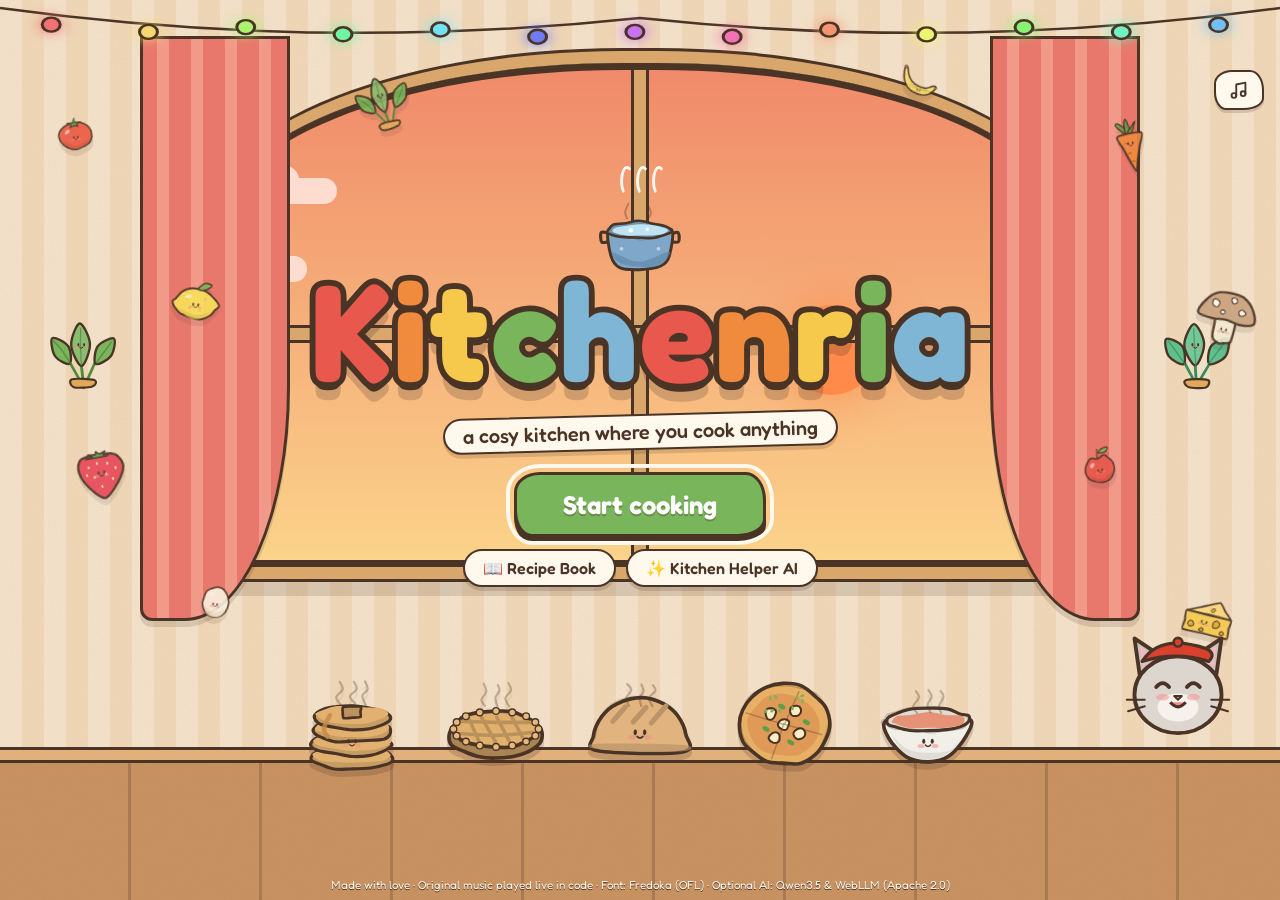
<file: game/index.html>
<!doctype html>
<html lang="en">
<head>
  <meta charset="utf-8">
  <meta name="viewport" content="width=device-width, initial-scale=1, viewport-fit=cover">
  <title>Kitchenria</title>
  <meta name="description" content="A cosy cooking game. Stack ingredients, squish, chop, whisk, fry and bake them, then serve your dish to the critic.">
  <meta name="theme-color" content="#f6ead6">
  <link rel="stylesheet" href="css/main.css">
  <script type="module" src="js/main.js"></script>
</head>
<body>
  <a class="skip-link" href="#table" data-i18n="a11y.skip">Skip to the table</a>

  <!-- ===== top bar ===== -->
  <header class="topbar">
    <h1 class="logo">
      <svg viewBox="0 0 40 40" aria-hidden="true"><path d="M7 18 Q7 33 20 34 Q33 33 33 18 Z" fill="#e8584c" stroke="#4a3426" stroke-width="2.4" stroke-linejoin="round"/><path d="M5 18 H35" stroke="#4a3426" stroke-width="2.6" stroke-linecap="round"/><path d="M15 13 q-2 -4 1 -8 M24 13 q-2 -4 1 -8" fill="none" stroke="#4a3426" stroke-width="2" stroke-linecap="round" opacity=".5"/></svg>
      <span data-i18n="app.title">Kitchenria</span>
    </h1>
    <span id="book-summary" class="book-summary" aria-live="polite"></span>
    <div class="top-actions">
      <button id="btn-hearts" class="icon-btn hearts-pill" type="button" data-i18n-attr="title:hearts.title">
        <span aria-hidden="true">♥</span> <span id="hearts-count">0</span>
      </button>
      <button id="btn-daily" class="icon-btn daily-btn" type="button">
        <svg viewBox="0 0 24 24" aria-hidden="true"><rect x="5" y="4" width="14" height="17" rx="2" stroke-width="2"/><path d="M8.5 9 h7 M8.5 12.5 h7 M8.5 16 h4" stroke-width="1.8"/><path class="tick" d="M13 16.5 l2 2 l4 -5" stroke-width="2.4"/></svg>
      </button>
      <button id="btn-ai" class="icon-btn ai-btn" type="button" data-i18n-attr="title:ai.title">
        <svg viewBox="0 0 24 24" aria-hidden="true"><path d="M12 3 l2 6 l6 2 l-6 2 l-2 6 l-2 -6 l-6 -2 l6 -2 z" stroke-width="2"/><path d="M19 3 v4 M17 5 h4" stroke-width="1.6"/></svg>
        <span id="ai-status" class="ai-status">AI</span>
      </button>
      <button id="btn-book" class="icon-btn" type="button" data-i18n-attr="aria-label:top.book;title:top.book">
        <svg viewBox="0 0 24 24" aria-hidden="true"><path d="M4 5 q4 -2 8 1 q4 -3 8 -1 v13 q-4 -2 -8 1 q-4 -3 -8 -1 z" stroke-width="2"/><path d="M12 6 v13" stroke-width="1.8"/></svg>
        <span class="btn-label" data-i18n="top.book">Recipe Book</span>
      </button>
      <button id="btn-clear" class="icon-btn" type="button" data-i18n-attr="title:top.clearHint;aria-label:top.clear">
        <svg viewBox="0 0 24 24" aria-hidden="true"><path d="M14 3 L10 11" stroke-width="2.2"/><path d="M6 12 h9 l2 8 h-13 z" stroke-width="2"/><path d="M8 16 v3 M11 16 v3 M14 16 v3" stroke-width="1.6"/></svg>
      </button>
      <button id="btn-sound" class="icon-btn" type="button" data-sound-menu aria-haspopup="dialog" aria-expanded="false" data-i18n-attr="aria-label:sound.title">
        <svg viewBox="0 0 24 24" aria-hidden="true"><path d="M4 9 h4 l5 -4 v14 l-5 -4 h-4 z" stroke-width="2"/><path class="wave" d="M16 9 q2 3 0 6 M18.5 7 q4 5 0 10" stroke-width="2"/><path class="cross" d="M16 9 l5 6 M21 9 l-5 6" stroke-width="2"/></svg>
      </button>
    </div>
  </header>

  <main class="layout">
    <!-- ===== kitchen scene: back wall + table ===== -->
    <section class="scene" aria-labelledby="table-title">
      <div class="wall">
        <div id="decor-lights" class="decor-lights" aria-hidden="true"></div>
        <div class="window-wrap" aria-hidden="true">
          <div id="window-slot" class="window-slot"></div>
          <div id="decor-sill" class="decor-sill"></div>
        </div>
        <div id="decor-frame" class="decor-frame" aria-hidden="true"></div>
        <div class="rail-wrap">
          <div id="rack" class="rack" role="group" data-i18n-attr="aria-label:rack.label"></div>
        </div>
        <div id="decor-hang" class="decor-hang" aria-hidden="true"></div>
      </div>
      <div id="visitor" class="visitor" hidden></div>

      <div id="appliances" class="appliances" role="group" data-i18n-attr="aria-label:appliances.label"></div>
      <h2 id="table-title" class="visually-hidden" data-i18n="table.label">Kitchen counter</h2>
      <div id="table" class="table" role="application" data-i18n-attr="aria-label:table.label">
        <p id="table-hint" class="table-hint">
          <span class="hint-big" data-i18n="table.empty">Welcome to your kitchen ✿</span>
          <span data-i18n="table.hint"></span>
        </p>
      </div>
      <div id="toasts" class="toasts" aria-live="polite"></div>
    </section>

    <!-- ===== pantry shelf (inventory) ===== -->
    <aside id="shelf" class="shelf" aria-labelledby="shelf-title">
      <div class="shelf-head">
        <button id="shelf-toggle" class="shelf-toggle" type="button" aria-expanded="true" aria-controls="shelf-body">
          <h2 id="shelf-title"><span data-i18n="shelf.title">Pantry</span></h2>
        </button>
        <div class="shelf-tools">
          <label class="search">
            <svg viewBox="0 0 24 24" aria-hidden="true"><circle cx="10" cy="10" r="6" stroke-width="2.2"/><path d="M15 15 L20 20" stroke-width="2.4"/></svg>
            <input id="shelf-search" type="search" autocomplete="off" data-i18n-attr="placeholder:shelf.search;aria-label:shelf.search">
          </label>
        </div>
      </div>
      <div id="shelf-body" class="shelf-body">
        <div id="shelf-tabs" class="filters" role="group" data-i18n-attr="aria-label:shelf.filter"></div>
        <div id="shelf-grid" class="shelf-grid"></div>
      </div>
    </aside>
  </main>

  <!-- the title screen (filled in by js/title.js) -->
  <section id="title" class="title" hidden aria-label="Kitchenria"></section>

  <!-- pop-up windows -->
  <dialog id="review" class="sheet review"></dialog>
  <dialog id="book" class="sheet book-dialog"></dialog>
  <dialog id="ai-panel" class="sheet ai-dialog"></dialog>
  <dialog id="decorate" class="sheet book-dialog"></dialog>

  <!-- floating layers -->
  <div id="drag-layer" class="drag-layer"></div>
  <div id="fx-layer" class="fx-layer" aria-hidden="true"></div>

  <div id="boot-error" class="boot-error" hidden>
    <p><strong>Oh no, the kitchen didn’t open.</strong></p>
    <p>This copy of the game only works from a website. To play straight from your computer, double-click the <em>index.html</em> in the main Kitchenria folder instead (the one next to README).</p>
  </div>
  <script data-web-only>
    // Opening this file straight from the Finder can't load the game's modules; explain kindly.
    if (location.protocol === 'file:') document.getElementById('boot-error').hidden = false;
  </script>
  <noscript><div class="boot-error"><p>Kitchenria needs JavaScript turned on.</p></div></noscript>
</body>
</html>
</file>
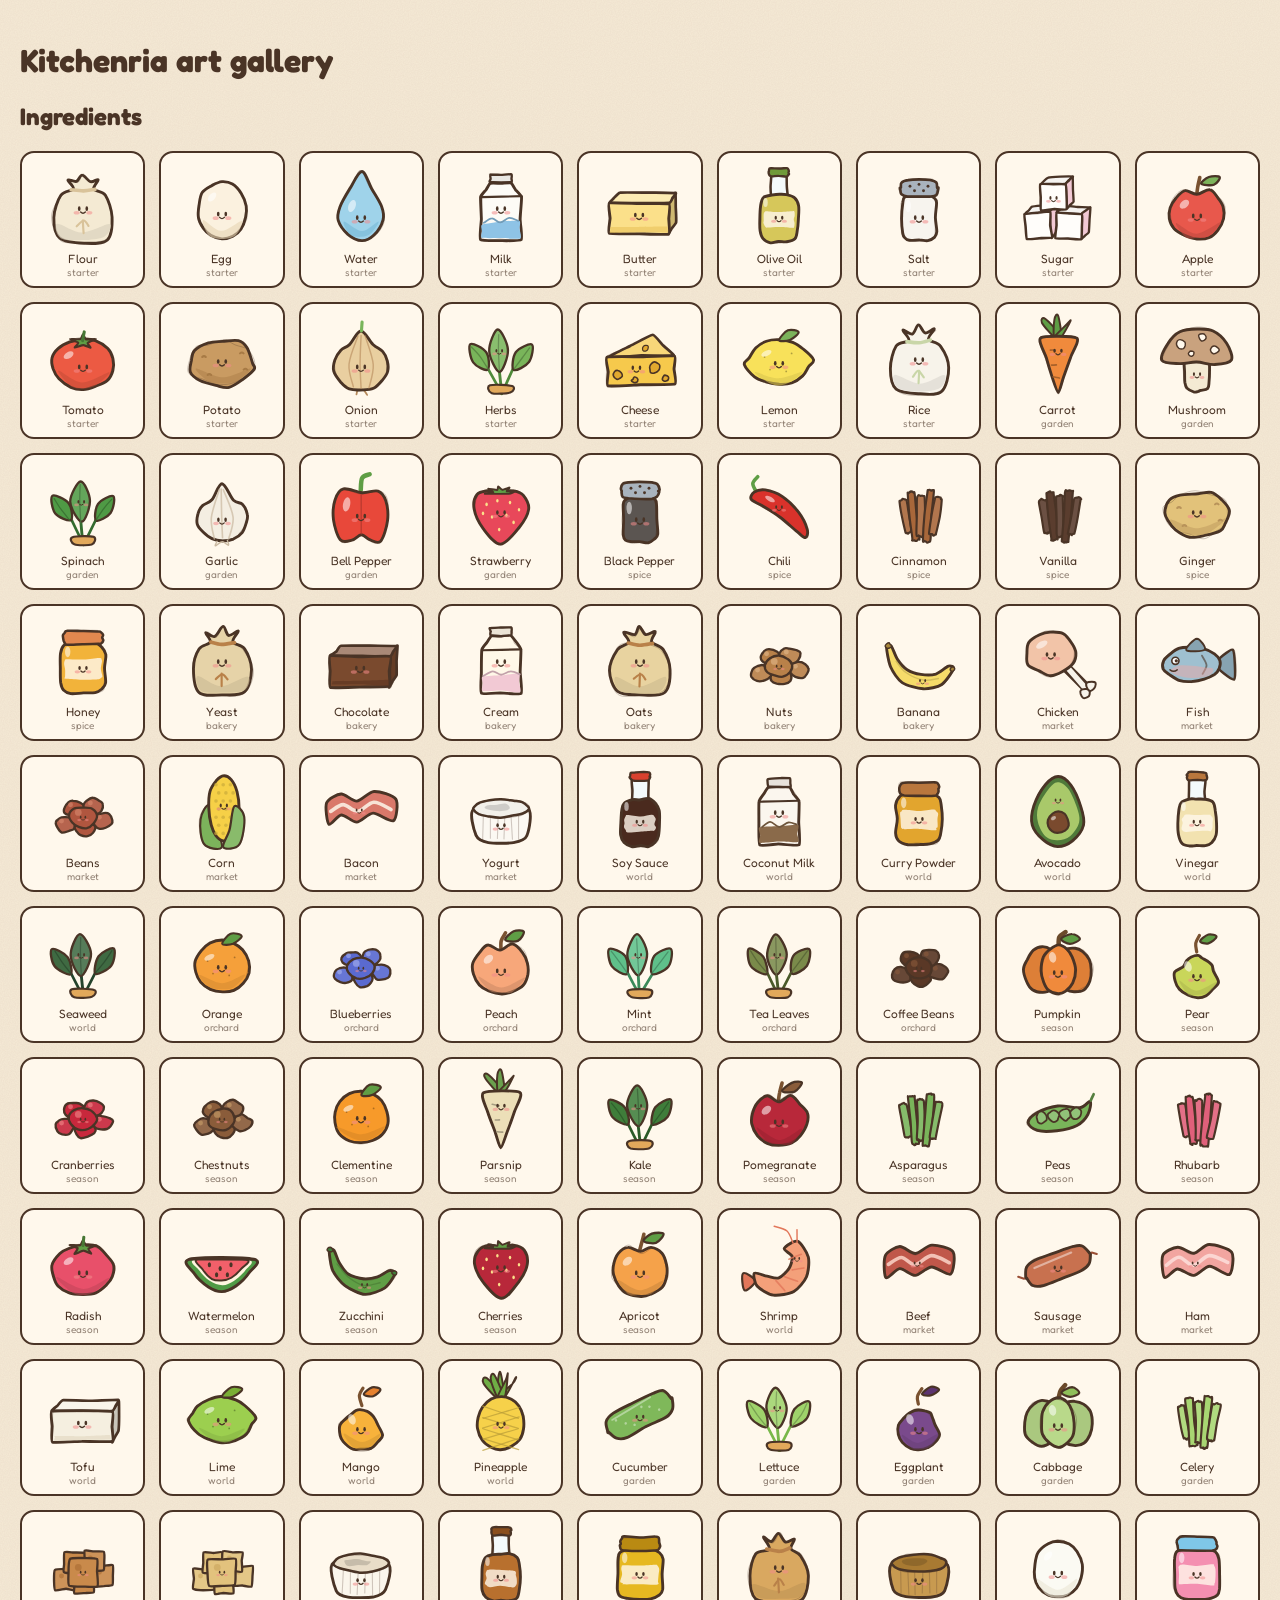
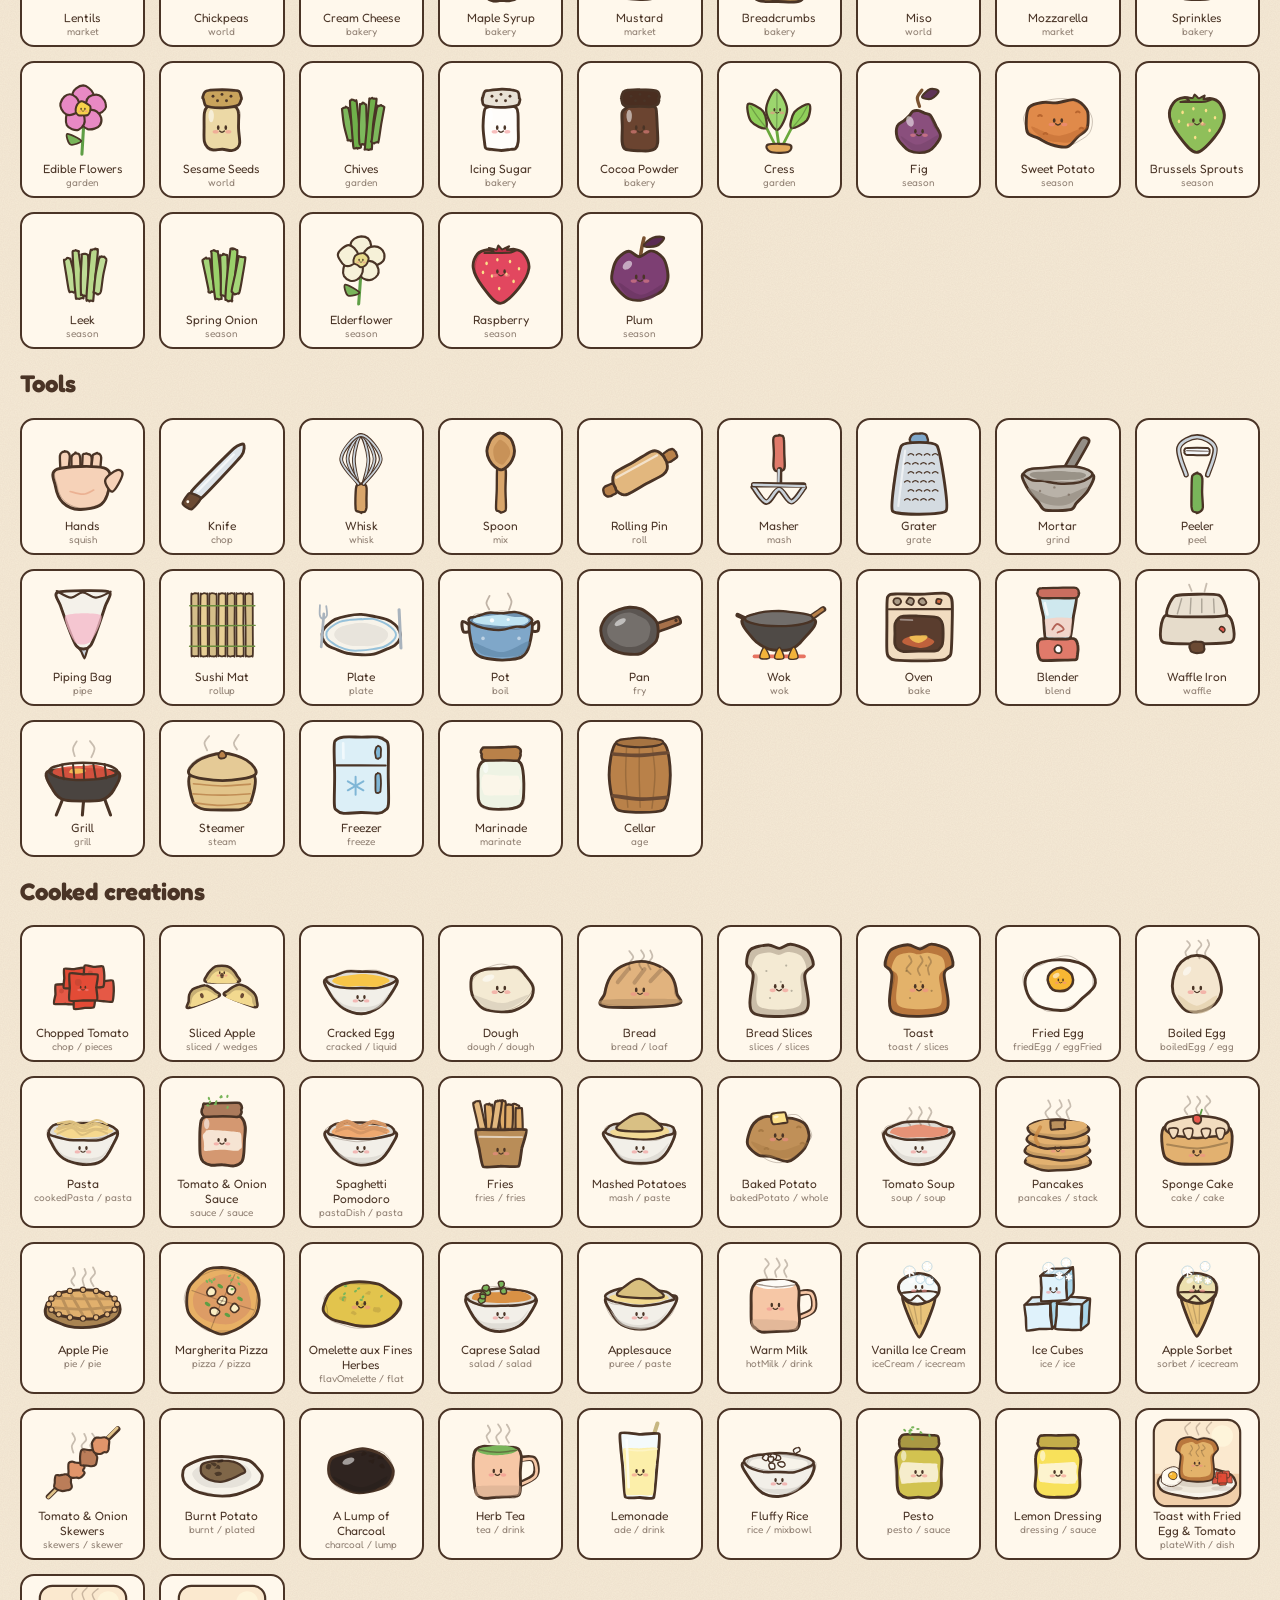
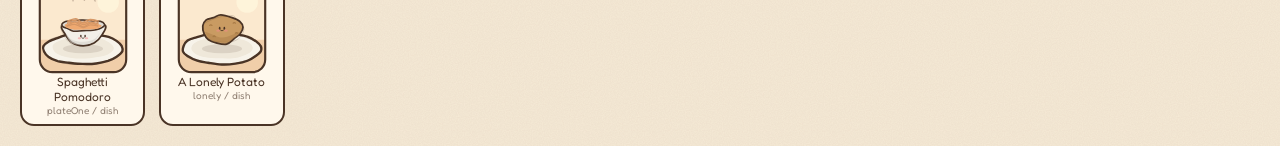
<file: dev/gallery.html>
<!doctype html>
<!-- Art preview: every ingredient and tool, plus a batch of cooked creations and plated dishes.
     Open it at  http://localhost:8123/dev/gallery.html  -->
<html lang="en">
<head>
  <meta charset="utf-8">
  <title>Kitchenria – art gallery</title>
  <link rel="stylesheet" href="../game/css/main.css">
  <style>
    body { display: block; overflow: auto; height: auto; padding: 20px; }
    .g { display: grid; grid-template-columns: repeat(auto-fill, minmax(120px, 1fr)); gap: 14px; }
    figure { margin: 0; background: var(--cream); border: 2px solid var(--ink); border-radius: 14px; padding: 8px; text-align: center; font-size: 12px; }
    figure .doodle { width: 90px; height: 90px; margin: auto; }
    small { display: block; opacity: .6; }
  </style>
</head>
<body>
  <h1>Kitchenria art gallery</h1>
  <h2>Ingredients</h2><div class="g" id="ing"></div>
  <h2>Tools</h2><div class="g" id="tools"></div>
  <h2>Cooked creations</h2><div class="g" id="made"></div>
  <script type="module">
    import { renderArt, renderArtRaw } from '../game/js/doodle.js';
    import { createEngine } from '../game/js/engine.js';
    import { setStrings, t, pick } from '../game/js/i18n.js';
    const get = (p) => fetch('../game/' + p).then((r) => r.json());
    const [ing, kit, sig, lang] = await Promise.all([get('data/ingredients.json'), get('data/kitchen.json'), get('data/signatures.json'), get('lang/en.json')]);
    setStrings(lang);
    const E = createEngine({ ingredients: ing.ingredients, signatures: sig.signatures, t, pick });
    const fig = (html, name, sub) => `<figure>${html}<figcaption>${name}<small>${sub}</small></figcaption></figure>`;
    document.getElementById('ing').innerHTML = ing.ingredients.map((g) => fig(renderArt(E.baseItem(g.id)), g.name, g.pack)).join('');
    document.getElementById('tools').innerHTML = [...kit.handTools, ...kit.appliances].map((tl) => fig(renderArtRaw(tl.art, tl.id, 'tool'), t('tool.' + tl.id), tl.op)).join('');
    const B = (id) => E.baseItem(id), C = (op, ...xs) => E.cook(op, xs.map((x) => (typeof x === 'string' ? B(x) : x)));
    const dough = C('mix', 'flour', 'water'), bread = C('bake', dough), pasta = C('boil', C('chop', C('mix', 'flour', 'egg')), 'water');
    const sauce = C('boil', C('chop', 'tomato'), 'onion', 'herbs');
    const list = [C('chop', 'tomato'), C('chop', 'apple'), C('chop', 'egg'), dough, bread, C('chop', bread), C('fry', C('chop', bread)), C('fry', 'egg'),
      C('boil', 'egg', 'water'), pasta, sauce, C('mix', pasta, sauce), C('fry', C('chop', 'potato'), 'oil'), C('mix', C('boil', 'potato', 'water'), 'butter'),
      C('bake', 'potato'), C('boil', 'tomato', 'onion', 'water'), C('fry', C('mix', 'flour', 'egg', 'milk')), C('bake', C('mix', 'flour', 'sugar', 'butter', 'egg', 'milk')),
      C('bake', C('mix', 'flour', 'butter'), C('chop', 'apple'), 'sugar'), C('bake', dough, sauce, C('chop', 'cheese')), C('fry', C('mix', 'egg', 'cheese', 'herbs')),
      C('mix', C('chop', 'tomato'), C('chop', 'cheese'), 'herbs'), C('blend', 'apple'), C('boil', 'milk'), C('freeze', 'milk', 'sugar'), C('freeze', 'water'),
      C('freeze', C('blend', 'apple')), C('grill', C('chop', 'tomato'), C('chop', 'onion')), C('fry', C('fry', C('fry', 'potato'))), C('fry', C('fry', C('fry', C('fry', 'potato')))),
      C('boil', 'herbs', 'water'), C('mix', 'lemon', 'water', 'sugar'), C('boil', 'rice', 'water'), C('grind', 'herbs', 'oil', 'cheese'), C('mix', 'oil', 'lemon', 'salt')];
    const plates = [E.plate([C('fry', 'egg'), C('fry', C('chop', bread)), C('chop', 'tomato')]), E.plate([C('mix', pasta, sauce)]), E.plate([B('potato')])];
    document.getElementById('made').innerHTML = list.concat(plates).map((it) => fig(renderArt(it), it.name, `${it.arch} / ${it.form}`)).join('');
  </script>
</body>
</html>
</file>
<file: game/css/main.css>
/* =====================================================================
   Kitchenria — main stylesheet
   Sections: 1 colours & base · 2 top bar · 3 layout · 4 wall · 5 table
             6 chips · 7 shelf · 8 toasts & sparkles · 9 animations
             10 small screens · 11 reduced motion
   ===================================================================== */

/* ---------- 1. colours & base ---------- */
@font-face {
  font-family: 'Fredoka';
  src: url('../fonts/fredoka.woff2') format('woff2');
  font-weight: 300 700;
  font-display: swap;
}

:root {
  --ink: #4a3426;          /* the "pen" colour for outlines and text */
  --ink-soft: rgba(74, 52, 38, 0.18);
  --paper: #f6ead6;
  --paper-2: #efdfc4;
  --cream: #fff8ec;
  --wood: #c99260;
  --wood-dark: #a8703f;
  --red: #e8584c;
  --green: #79b55a;
  --blue: #7fb6d6;
  --sun: #ffd45e;
  --chip: 96px;            /* size of things on the counter (table.js reads this) */
  --gold: #f2b33a;
  --tile: 78px;
  --radius-wobbly: 18px 14px 20px 12px / 14px 20px 12px 18px;
  --font: 'Fredoka', ui-rounded, 'SF Pro Rounded', 'Nunito', 'Segoe UI', system-ui, sans-serif;
  --text-scale: 1;
  /* paper grain, drawn by the browser (no image file needed) */
  --grain: url("data:image/svg+xml,%3Csvg xmlns='http://www.w3.org/2000/svg' width='180' height='180'%3E%3Cfilter id='n'%3E%3CfeTurbulence type='fractalNoise' baseFrequency='.85' numOctaves='2' stitchTiles='stitch'/%3E%3CfeColorMatrix values='0 0 0 0 .29 0 0 0 0 .2 0 0 0 0 .15 0 0 0 .09 0'/%3E%3C/filter%3E%3Crect width='100%25' height='100%25' filter='url(%23n)'/%3E%3C/svg%3E");
  color-scheme: light;
}

* { box-sizing: border-box; }
html, body { height: 100%; margin: 0; overflow: hidden; max-width: 100vw; }
body {
  font-family: var(--font);
  font-size: calc(16px * var(--text-scale));
  color: var(--ink);
  background: var(--paper) var(--grain);
  overflow: hidden;
  display: grid;
  grid-template-rows: auto 1fr;
  height: 100dvh;
  -webkit-tap-highlight-color: transparent;
  user-select: none;
  -webkit-user-select: none;
}
button, input, select { font: inherit; color: inherit; }
button { cursor: pointer; }
svg { overflow: visible; }

:focus-visible { outline: 3px dashed var(--red); outline-offset: 3px; border-radius: 12px; }
.visually-hidden { position: absolute !important; width: 1px; height: 1px; overflow: hidden; clip: rect(0 0 0 0); white-space: nowrap; }
.skip-link { position: absolute; left: 8px; top: -60px; z-index: 50; background: var(--cream); border: 2px solid var(--ink); padding: 6px 12px; border-radius: 10px; }
.skip-link:focus { top: 8px; }

/* ---------- 2. top bar ---------- */
.topbar {
  display: flex; align-items: center; gap: 14px;
  padding: 8px max(14px, env(safe-area-inset-right)) 8px max(14px, env(safe-area-inset-left));
  background: var(--paper-2) var(--grain);
  border-bottom: 3px solid var(--ink);
  position: relative; z-index: 5;
}
.logo { display: flex; align-items: center; gap: 8px; margin: 0; font-size: 1.55rem; font-weight: 650; letter-spacing: .5px; }
.logo svg { width: 34px; height: 34px; }
.book-summary { margin-left: auto; font-size: .88rem; font-weight: 520; white-space: nowrap; overflow: hidden; text-overflow: ellipsis; }
.top-actions { display: flex; gap: 8px; }
.icon-btn {
  display: inline-flex; align-items: center; gap: 6px;
  min-height: 40px; padding: 6px 12px;
  background: var(--cream); border: 2.5px solid var(--ink); border-radius: var(--radius-wobbly);
  box-shadow: 0 3px 0 var(--ink-soft);
  transition: transform .12s ease, box-shadow .12s ease;
}
.icon-btn:hover { transform: translateY(-1px); box-shadow: 0 4px 0 var(--ink-soft); }
.icon-btn:active { transform: translateY(2px); box-shadow: 0 1px 0 var(--ink-soft); }
.icon-btn svg { width: 22px; height: 22px; fill: none; stroke: var(--ink); stroke-linecap: round; stroke-linejoin: round; }
#btn-sound .cross { display: none; }
#btn-sound.off .cross { display: inline; }
#btn-sound.off .wave { display: none; }

/* ---------- 3. layout ---------- */
.layout {
  display: grid;
  grid-template-columns: minmax(0, 1fr) minmax(260px, 340px);
  min-height: 0;
}
.scene { position: relative; display: flex; flex-direction: column; min-height: 0; min-width: 0; }

/* ---------- 4. the back wall ---------- */
.wall {
  flex: 0 0 auto;
  height: clamp(118px, 18vh, 150px);
  display: flex; align-items: stretch; justify-content: space-between; gap: 12px;
  padding: 0 2%;
  background:
    var(--grain),
    var(--wp, repeating-linear-gradient(90deg, rgba(255, 255, 255, .28) 0 16px, transparent 16px 32px), #f2d9b8);
  border-bottom: 9px solid var(--wood-dark);
  box-shadow: inset 0 -3px 0 rgba(255, 255, 255, .25), 0 3px 0 var(--ink);
  position: relative; z-index: 1;
  overflow: hidden;
}
.window-wrap { position: relative; height: 80%; align-self: center; flex: none; aspect-ratio: 160 / 110; }
.window-slot, .window-slot .window { display: block; width: 100%; height: 100%; }
.decor-sill { position: absolute; right: 6%; bottom: 2%; width: 26%; aspect-ratio: 60 / 50; pointer-events: none; }
.decor-sill svg, .decor-hang svg, .decor-frame svg { display: block; width: 100%; height: 100%; }
.decor-frame { flex: none; height: 62%; align-self: center; aspect-ratio: 70 / 80; }
.decor-frame:empty, .decor-hang:empty { display: none; }
.decor-hang { flex: none; height: 80%; align-self: flex-start; aspect-ratio: 70 / 110; }
.decor-lights { position: absolute; left: 0; right: 0; top: 0; height: 30px; pointer-events: none; z-index: 2; }
.decor-lights svg { display: block; width: 100%; height: 100%; }
.decor .sway { transform-origin: 35px 14px; animation: sway 7s ease-in-out infinite; }
.decor .glow { animation: t-glow 3.5s ease-in-out infinite; }
.decor .flicker { transform-origin: 30px 18px; animation: flicker 1.6s ease-in-out infinite; }
.decor .bulb { animation: t-glow 2.4s ease-in-out infinite; animation-delay: calc(var(--i, 0) * -.37s); }
.window .waves { animation: drift 9s ease-in-out infinite alternate; }
.window .snowfall { animation: snow 9s linear infinite; }
@keyframes flicker { 0%, 100% { transform: scale(1, 1); } 30% { transform: scale(.92, 1.08); } 60% { transform: scale(1.06, .94); } }
@keyframes snow { from { transform: translateY(-40px); } to { transform: translateY(60px); } }

/* ---------- 4b. decorations: wallpapers (wp-) and counter tops (ct-) ---------- */
.wp-gingham { --wp: repeating-linear-gradient(0deg, rgba(232, 88, 76, .16) 0 14px, transparent 14px 28px), repeating-linear-gradient(90deg, rgba(232, 88, 76, .16) 0 14px, transparent 14px 28px), #fbeee0; }
.wp-dots { --wp: radial-gradient(circle at 10px 10px, rgba(127, 182, 214, .5) 3.5px, transparent 4.5px) 0 0 / 22px 22px, #f8ecd9; }
.wp-tiles { --wp: linear-gradient(90deg, rgba(74, 52, 38, .14) 2px, transparent 2px) 0 0 / 30px 30px, linear-gradient(0deg, rgba(74, 52, 38, .14) 2px, transparent 2px) 0 0 / 30px 30px, #d9ecf4; }
.wp-leaves { --wp: radial-gradient(ellipse 6px 3px at 12px 12px, rgba(95, 158, 69, .45) 90%, transparent) 0 0 / 28px 28px, radial-gradient(ellipse 3px 6px at 26px 26px, rgba(95, 158, 69, .35) 90%, transparent) 0 0 / 28px 28px, #eef2df; }
.wp-checks { --wp: repeating-linear-gradient(0deg, rgba(168, 112, 63, .22) 0 20px, transparent 20px 40px), repeating-linear-gradient(90deg, rgba(168, 112, 63, .22) 0 20px, transparent 20px 40px), #efdcc0; }
.ct-walnut { --ct: repeating-linear-gradient(90deg, transparent 0 128px, rgba(40, 24, 14, .32) 128px 131px), repeating-linear-gradient(90deg, rgba(255, 255, 255, .04) 0 5px, transparent 5px 17px), #8a5a38; }
.ct-pine { --ct: repeating-linear-gradient(90deg, transparent 0 110px, rgba(74, 52, 38, .2) 110px 112px), repeating-linear-gradient(90deg, rgba(255, 255, 255, .07) 0 6px, transparent 6px 19px), #e2bd86; }
.ct-whitetile { --ct: linear-gradient(90deg, rgba(74, 52, 38, .14) 2px, transparent 2px) 0 0 / 54px 54px, linear-gradient(0deg, rgba(74, 52, 38, .14) 2px, transparent 2px) 0 0 / 54px 54px, #f4f1ea; }
.ct-redcloth { --ct: repeating-linear-gradient(0deg, rgba(255, 255, 255, .4) 0 22px, transparent 22px 44px), repeating-linear-gradient(90deg, rgba(255, 255, 255, .4) 0 22px, transparent 22px 44px), #d9584c; }
.ct-marble { --ct: radial-gradient(ellipse 60% 20% at 30% 40%, rgba(150, 150, 160, .18), transparent), radial-gradient(ellipse 40% 12% at 70% 70%, rgba(150, 150, 160, .2), transparent), linear-gradient(115deg, transparent 40%, rgba(160, 160, 170, .2) 41%, transparent 43%), #eeeae4; }
.wp-stripes { --wp: repeating-linear-gradient(90deg, rgba(255, 255, 255, .28) 0 16px, transparent 16px 32px), #f2d9b8; }
.ct-oak { --ct: repeating-linear-gradient(90deg, transparent 0 128px, rgba(74, 52, 38, .26) 128px 131px, rgba(255, 255, 255, .08) 131px 133px), repeating-linear-gradient(90deg, rgba(255, 255, 255, .045) 0 5px, transparent 5px 17px, rgba(74, 52, 38, .04) 17px 23px), var(--wood); }
.swatch { display: block; width: 100%; height: 100%; border-radius: 10px; border: 2px solid var(--ink); }
.wall-swatch { background: var(--wp); }
.counter-swatch { background: var(--ct); }
.empty-swatch { display: grid; place-items: center; font-size: 1.6rem; opacity: .4; border-style: dashed; background: none; }

/* ---------- 4c. visiting friends ---------- */
.visitor { position: absolute; z-index: 15; display: flex; align-items: flex-start; gap: 6px; pointer-events: none; animation: pop .5s cubic-bezier(.3, 1.5, .5, 1); }
.visitor[hidden] { display: none; }
.visitor.leaving { animation: visitor-out .6s ease-in forwards; }
.visitor-btn { pointer-events: auto; width: var(--face, 80px); height: var(--face, 80px); padding: 0; border: 0; background: none; cursor: pointer; animation: t-bob 3s ease-in-out infinite; filter: drop-shadow(0 3px 0 rgba(74, 52, 38, .2)); }
.visitor-btn:focus-visible { outline: 3px dashed var(--ink); outline-offset: 3px; border-radius: 50%; }
.visitor-btn .animal-face { width: 100%; height: 100%; }
.visitor-bubble { pointer-events: none; max-width: 190px; padding: 6px 12px; font-size: .85rem; line-height: 1.25; background: var(--cream); border: 2.5px solid var(--ink); border-radius: 14px 14px 14px 4px; box-shadow: 0 3px 0 var(--ink-soft); display: flex; flex-direction: column; }
.visitor-bubble strong { font-size: .72rem; opacity: .7; font-weight: 600; }
.has-selection .visitor-btn { animation: pulse 1.2s ease-in-out infinite; }
.visitor.corner .visitor-bubble { max-width: 150px; font-size: .78rem; }
.float-heart { position: fixed; z-index: 120; color: #e8584c; font-size: 1.5rem; pointer-events: none; animation: float-heart 1.4s ease-out forwards; }
@keyframes float-heart { from { opacity: 1; transform: translate(0, 0) scale(.6); } to { opacity: 0; transform: translate(var(--dx), -90px) scale(1.3); } }
@keyframes visitor-out { to { opacity: 0; transform: translateY(30px) scale(.7); } }


/* ---------- 4e. Mochi the kitchen cat (lives at the front of the counter) ---------- */
.cat { position: absolute; bottom: 2px; left: 20px; width: 112px; height: 84px; padding: 0; border: 0; background: none; cursor: pointer; z-index: 0; filter: drop-shadow(0 4px 0 rgba(74, 52, 38, .18)); }
.cat svg { display: block; width: 100%; height: 100%; overflow: visible; }
.cat:focus-visible { outline: 3px dashed var(--ink); outline-offset: 2px; border-radius: 16px; }
.cat .cat-tail { transform-origin: 40px 78px; animation: tail 3.2s ease-in-out infinite; }
.cat[data-pose="walk"] .cat-tail { transform-origin: 24px 52px; animation-duration: 1.2s; }
.cat .cat-breathe { transform-origin: 60px 86px; animation: breathe 3.6s ease-in-out infinite; }
.cat .zzz text { animation: zzz 3s ease-in-out infinite; }
.cat .zzz text + text { animation-delay: 1s; }
.cat .cat-paw { transform-origin: 80px 80px; animation: groom .6s ease-in-out infinite alternate; }
.cat .cat-eye { transform-box: fill-box; transform-origin: center; animation: blink 5s infinite; }
.cat .leg-a { animation: step .4s ease-in-out infinite alternate; }
.cat .leg-b { animation: step .4s ease-in-out infinite alternate-reverse; }
.cat[data-pose="walk"] svg { animation: cook-bob .4s ease-in-out infinite; }
.float-heart.small { font-size: 1rem; }
@keyframes tail { 0%, 100% { transform: rotate(0); } 50% { transform: rotate(-12deg); } }
@keyframes breathe { 0%, 100% { transform: scaleY(1); } 50% { transform: scaleY(1.04); } }
@keyframes zzz { 0% { opacity: 0; transform: translate(0, 4px); } 40% { opacity: 1; } 100% { opacity: 0; transform: translate(6px, -10px); } }
@keyframes groom { from { transform: rotate(0); } to { transform: rotate(-10deg); } }
@keyframes step { from { transform: translateX(-3px); } to { transform: translateX(3px); } }

/* ---------- 4f. weather, seasons & lighting (atmosphere.js) ---------- */
.classic-season { display: block; font-size: .72rem; opacity: .7; font-style: italic; }
.shelf-section.in-season { color: #b8433a; }
.filters .season-tab { border-style: dashed; }
.window .faller { animation: fall 9s linear infinite; animation-delay: calc(var(--i) * -1.3s); }
.window .rainfall { animation: rain .55s linear infinite; }
.window .twinkle { animation: t-twinkle 3s ease-in-out infinite; transform-box: fill-box; transform-origin: center; }
.window .butterfly { animation: flutter 7s ease-in-out infinite; }
@keyframes fall { from { transform: translate(0, -20px) rotate(0); } to { transform: translate(14px, 100px) rotate(220deg); } }
@keyframes rain { from { transform: translate(0, -12px); } to { transform: translate(-3px, 12px); } }
@keyframes flutter { 0%, 100% { transform: translate(0, 0); } 25% { transform: translate(-20px, -8px); } 50% { transform: translate(-40px, 4px); } 75% { transform: translate(-16px, 10px); } }

.lighting { position: absolute; inset: 0; z-index: 12; pointer-events: none; display: none; overflow: hidden; }
.lighting-on .lighting { display: block; }
.lighting > div { position: absolute; inset: 0; transition: opacity 2s; }
.lighting .sunbeam {
  left: calc(var(--sun-x) - var(--sun-w) / 2); right: auto; width: var(--sun-w); top: 0; bottom: -20%;
  transform-origin: 50% 0; transform: rotate(var(--slant)) scaleX(1.6);
  clip-path: polygon(22% 0, 78% 0, 100% 100%, 0 100%);
  background: linear-gradient(to bottom, rgba(255, 240, 190, .5), rgba(255, 232, 170, .16) 65%, transparent);
  mix-blend-mode: screen; opacity: var(--sun-a); filter: blur(8px);
}
.lighting .dusk { background: radial-gradient(ellipse 75% 95% at var(--lamp-x) 0, #f3c690 0%, #8a7aa0 45%, #2a2f5c 100%); mix-blend-mode: multiply; opacity: var(--dusk); }
.lighting .lamp-glow { background: radial-gradient(ellipse 45% 75% at var(--lamp-x) 6%, rgba(255, 196, 110, .5), rgba(255, 170, 90, .12) 55%, transparent 75%); mix-blend-mode: screen; opacity: var(--lamp); animation: lamp 6s ease-in-out infinite; }
.raining .lighting .rain-tint { background: linear-gradient(to bottom, rgba(110, 130, 170, .22), rgba(110, 130, 170, .08)); mix-blend-mode: multiply; }
@keyframes lamp { 0%, 100% { filter: brightness(1); } 50% { filter: brightness(1.12); } }

/* steam over hot food, a frosty glint on frozen food, shadows that lean away from the sun */
.chip-steam { position: absolute; left: 50%; top: 2px; width: 40px; height: 30px; translate: -50% 0; pointer-events: none; z-index: 2; }
.chip-steam i { position: absolute; bottom: 0; left: calc(8px + var(--n, 0) * 10px); width: 6px; height: 18px; border-radius: 99px; border-left: 2.5px solid rgba(255, 255, 255, .85); filter: blur(.4px); animation: wisp 2.4s ease-in-out infinite; opacity: 0; }
.chip-steam i:nth-child(2) { --n: 1; animation-delay: .8s; }
.chip-steam i:nth-child(3) { --n: 2; animation-delay: 1.6s; }
@keyframes wisp { 0% { opacity: 0; transform: translateY(6px) scaleY(.6); } 30% { opacity: .9; } 100% { opacity: 0; transform: translateY(-14px) translateX(4px) scaleY(1.2) rotate(8deg); } }
.chip .chip-art { filter: drop-shadow(var(--shadow-x, 0px) 5px 0 rgba(74, 52, 38, .16)); }
.chip.is-frozen .chip-art { filter: drop-shadow(0 0 6px rgba(190, 230, 255, .9)); }

/* food arrives from an appliance with a little hop */
.chip.drop-in { animation: drop-in .55s cubic-bezier(.3, 1.4, .5, 1); }
@keyframes drop-in { 0% { transform: translateY(-70px) scale(.5); opacity: 0; } 60% { transform: translateY(6px) scale(1.12, .9); opacity: 1; } 100% { transform: none; } }

/* ---------- 4g. cooking animations ---------- */
.cook-fx { position: absolute; inset: -6px 0 auto 0; height: 70px; pointer-events: none; }
.cook-fx .food-in { position: absolute; left: 50%; top: -30px; width: 40px; height: 40px; translate: -50% 0; animation: food-in .45s ease-in forwards; }
.cook-fx .food-in svg { width: 100%; height: 100%; }
@keyframes food-in { from { transform: translateY(-10px) scale(1); opacity: 1; } to { transform: translateY(36px) scale(.3); opacity: 0; } }
.cook-fx i { position: absolute; left: calc(18% + var(--i) * 10%); top: 34px; width: 8px; height: 8px; border-radius: 50%; opacity: 0; animation: .8s ease-out infinite; animation-delay: calc(.25s + var(--i) * .08s); }
.fx-boil i, .fx-steam i, .fx-marinate i { border: 2px solid var(--ink); background: #dff1fb; animation-name: bubble; }
.fx-marinate i { background: #e9c6e8; }
.fx-steam i { border: 0; background: rgba(255, 255, 255, .95); width: 11px; height: 11px; filter: blur(1px); }
.fx-fry i, .fx-grill i { width: 3px; height: 9px; border-radius: 2px; background: #f2b33a; animation-name: spark; }
.fx-grill i:nth-child(odd) { background: #9a8f88; width: 9px; height: 9px; border-radius: 50%; filter: blur(1.5px); animation-name: smoke; }
.fx-bake { background: radial-gradient(ellipse 50% 40% at 50% 55%, rgba(255, 150, 60, .55), transparent 70%); animation: glow-pulse .4s ease-in-out infinite alternate; }
.fx-bake i { width: 4px; height: 14px; border-radius: 99px; border-left: 2px solid rgba(232, 132, 60, .7); animation-name: heat; }
.fx-blend i { width: 6px; height: 6px; background: var(--red); border: 1.5px solid var(--ink); animation-name: whirl; left: 50%; top: 28px; }
.fx-blend i:nth-child(even) { background: var(--green); }
.fx-freeze { background: radial-gradient(ellipse 50% 40% at 50% 55%, rgba(200, 235, 255, .7), transparent 70%); }
.fx-freeze i, .fx-age i { width: auto; height: auto; border-radius: 0; font-style: normal; font-size: 12px; animation-name: flake; }
.fx-freeze i::before { content: '❄'; color: #7fb6d6; }
.fx-age i::before { content: '·'; font-size: 22px; color: #b98149; }
.fx-wok i { width: 3px; height: 9px; border-radius: 2px; background: #f2b33a; animation-name: spark; }
.fx-wok i:nth-child(3n) { width: 8px; height: 8px; border-radius: 50%; background: #e2533f; filter: blur(1px); animation-name: smoke; }
.fx-wok .food-in { animation: food-in .45s ease-in forwards, wok-toss .35s ease-in-out .45s 3 alternate; }
.fx-waffle { background: radial-gradient(ellipse 50% 40% at 50% 55%, rgba(255, 190, 90, .5), transparent 70%); animation: glow-pulse .35s ease-in-out infinite alternate; }
.fx-waffle i { border: 0; background: rgba(255, 255, 255, .95); width: 10px; height: 10px; filter: blur(1px); animation-name: bubble; }
@keyframes wok-toss { from { transform: translateY(0) rotate(0); } to { transform: translateY(-18px) rotate(40deg); } }
@keyframes bubble { 0% { opacity: 0; transform: translateY(6px) scale(.4); } 30% { opacity: 1; } 100% { opacity: 0; transform: translateY(-34px) scale(1.1); } }
@keyframes spark { 0% { opacity: 1; transform: translate(0, 0) rotate(calc(var(--i) * 30deg - 90deg)); } 100% { opacity: 0; transform: translate(calc((var(--i) - 3) * 9px), -30px) rotate(calc(var(--i) * 30deg - 90deg)); } }
@keyframes smoke { 0% { opacity: 0; transform: translateY(0) scale(.6); } 40% { opacity: .7; } 100% { opacity: 0; transform: translateY(-36px) scale(1.6); } }
@keyframes heat { 0% { opacity: 0; transform: translateY(4px); } 50% { opacity: 1; } 100% { opacity: 0; transform: translateY(-22px) skewX(10deg); } }
@keyframes whirl { from { opacity: 1; transform: rotate(calc(var(--i) * 51deg)) translateX(16px); } to { opacity: 1; transform: rotate(calc(var(--i) * 51deg + 360deg)) translateX(16px); } }
@keyframes flake { 0% { opacity: 0; transform: translateY(-14px); } 30% { opacity: 1; } 100% { opacity: 0; transform: translateY(26px) rotate(90deg); } }
@keyframes glow-pulse { from { opacity: .6; } to { opacity: 1; } }

/* the hand tool doing its job over the food */
.tool-show { position: absolute; z-index: 25; width: 0; height: 0; pointer-events: none; animation: tool-away .75s ease-in forwards; }
.tool-show-art { position: absolute; left: -32px; top: -64px; width: 64px; height: 64px; transform-origin: 50% 90%; animation: press .2s ease-in-out 3 alternate; }
.tool-show-art svg, .tool-show-art .doodle { width: 100%; height: 100%; }
.act-chop .tool-show-art, .act-grate .tool-show-art { animation: chop .2s ease-in-out 3 alternate; }
.act-whisk .tool-show-art, .act-mix .tool-show-art { animation: stir-round .35s linear 2; }
.act-roll .tool-show-art { animation: roll .3s ease-in-out 2 alternate; }
.act-mash .tool-show-art, .act-grind .tool-show-art { animation: press .18s ease-in-out 4 alternate; }
.act-peel .tool-show-art { animation: peel-stroke .22s ease-in-out 3 alternate; }
.act-pipe .tool-show-art { animation: pipe-squeeze .3s ease-in-out 3 alternate; }
.act-rollup .tool-show-art { animation: roll .3s ease-in-out 2 alternate; }
.act-garnish .tool-show-art { animation: press .25s ease-in-out 2 alternate; }
.act-peel i { background: #b9d98a; border-radius: 6px 1px; }
.act-pipe i { background: #fff6e0; border-radius: 50%; }
@keyframes peel-stroke { from { transform: translate(-12px, -10px) rotate(-35deg); } to { transform: translate(10px, 6px) rotate(-35deg); } }
@keyframes pipe-squeeze { from { transform: scale(1, 1); } to { transform: scale(1.12, .88) translateY(4px); } }
.tool-show i { position: absolute; left: 0; top: -10px; width: 6px; height: 6px; border-radius: 2px; background: var(--wood); border: 1.5px solid var(--ink); opacity: 0; animation: crumb .6s ease-out forwards; animation-delay: calc(.1s + var(--i) * .05s); }
@keyframes chop { from { transform: translateY(-14px) rotate(-30deg); } to { transform: translateY(8px) rotate(-10deg); } }
@keyframes stir-round { from { transform: rotate(0) translateX(8px) rotate(0); } to { transform: rotate(360deg) translateX(8px) rotate(-360deg); } }
@keyframes roll { from { transform: translateX(-16px) rotate(-10deg); } to { transform: translateX(16px) rotate(10deg); } }
@keyframes press { from { transform: translateY(-10px) scale(1); } to { transform: translateY(6px) scale(1.08, .92); } }
@keyframes tool-away { 0%, 70% { opacity: 1; } 100% { opacity: 0; } }
@keyframes crumb { 0% { opacity: 1; transform: translate(0, 0); } 100% { opacity: 0; transform: translate(calc((var(--i) - 2.5) * 16px), calc(-12px - var(--i) % 2 * 14px)) rotate(120deg); } }

/* ---------- 4h. Low Power mode: no wandering, no glow, no drifting ---------- */
.low-power .decor *, .low-power .window *, .low-power .cat *, .low-power .visitor-btn,
.low-power .chip, .low-power .chip *, .low-power .cook-fx * { animation: none !important; }
.low-power .chip-steam, .low-power .cook-fx i, .low-power .lighting { display: none; }

/* switches in Decorate → Weather & light */
.shop-extra { display: flex; flex-direction: column; gap: 10px; }
.season-now { margin: 0; font-weight: 560; }
.switch-row { display: flex; align-items: center; justify-content: space-between; gap: 14px; padding: 10px 14px; background: #fffaf0; border: 2px solid var(--ink); border-radius: var(--radius-wobbly); cursor: pointer; position: relative; }
.switch-row > span:first-child { display: flex; flex-direction: column; }
.switch-row small { opacity: .75; font-size: .82rem; }
.switch-row input { position: absolute; opacity: 0; width: 1px; height: 1px; }
.switch { flex: none; width: 46px; height: 26px; border: 2.5px solid var(--ink); border-radius: 99px; background: #e9dcc6; position: relative; transition: background .2s; }
.switch::after { content: ''; position: absolute; top: 2px; left: 2px; width: 17px; height: 17px; border-radius: 50%; background: var(--cream); border: 2px solid var(--ink); transition: left .2s; }
.switch-row input:checked + .switch { background: var(--green); }
.switch-row input:checked + .switch::after { left: 21px; }
.switch-row input:focus-visible + .switch { outline: 3px dashed var(--red); outline-offset: 2px; }

/* ---------- 4d. hearts, the daily card and the decorating shop ---------- */
.hearts-pill { font-weight: 600; color: var(--ink); }
.hearts-pill > span:first-child { color: #e8584c; }
.hearts-pill.big { padding: 2px 12px; border: 2px solid var(--ink); border-radius: 99px; background: #fff8e6; margin-left: auto; margin-right: 8px; }
.daily-btn .tick { opacity: 0; stroke: var(--green); }
.daily-btn.done .tick { opacity: 1; }
.daily-btn:not(.done)::after { content: ''; position: absolute; top: 3px; right: 3px; width: 8px; height: 8px; border-radius: 50%; background: var(--red); border: 1.5px solid var(--ink); }
.daily-btn { position: relative; }
.daily-pop { position: fixed; z-index: 90; width: min(260px, calc(100vw - 16px)); padding: 12px 16px; background: #fffaf0; border: 2.5px solid var(--ink); border-radius: 6px 6px 14px 14px; box-shadow: 0 5px 0 var(--ink-soft); rotate: -1deg; animation: toast-in .25s cubic-bezier(.3, 1.5, .5, 1); }
.daily-pop p { margin: 0; }
.daily-title { font-size: .75rem; font-weight: 600; opacity: .65; }
.daily-goal { font-size: 1.05rem; font-weight: 560; margin: 4px 0 6px !important; }
.daily-reward { font-size: .82rem; color: #b8433a; }
.shop-intro { margin: 0 0 8px; font-size: .9rem; opacity: .8; }
.shop-grid { display: grid; grid-template-columns: repeat(auto-fill, minmax(130px, 1fr)); gap: 10px; align-content: start; }
.shop-card { display: flex; flex-direction: column; align-items: center; gap: 4px; padding: 10px 8px; background: #fffaf0; border: 2px solid var(--ink); border-radius: var(--radius-wobbly); text-align: center; }
.shop-card.in-use { background: #fff1c2; }
.shop-card.locked .shop-art { filter: grayscale(1); opacity: .45; }
.shop-art { display: block; width: 100%; height: 76px; }
.shop-art svg { display: block; width: 100%; height: 100%; }
.shop-name { font-weight: 560; font-size: .9rem; }
.shop-btn { padding: 3px 14px; border: 2px solid var(--ink); border-radius: 99px; background: var(--sun); font-weight: 600; }
.shop-btn.buy[aria-disabled="true"] { background: transparent; opacity: .6; }
.shop-inuse { font-size: .82rem; font-weight: 600; color: #4f8a3a; }
.shop-gift { font-size: .75rem; opacity: .75; }
.book-fav { display: flex; align-items: center; gap: 10px; margin: 0 0 8px; padding: 6px 10px; background: #fff1c2; border: 2px dashed var(--ink); border-radius: 12px; font-weight: 520; }
.book-fav svg { width: 40px; height: 40px; flex: none; }
.friend-grid { display: grid; grid-template-columns: repeat(auto-fill, minmax(150px, 1fr)); gap: 10px; }
.friend { display: flex; flex-direction: column; align-items: center; gap: 2px; padding: 10px; background: #fffaf0; border: 2px solid var(--ink); border-radius: var(--radius-wobbly); text-align: center; font-size: .82rem; }
.friend .animal-face { width: 70px; height: 70px; }
.friend-name { font-weight: 600; font-size: .95rem; }
.friend.unknown { opacity: .7; border-style: dashed; }
.friend-gift { opacity: .75; }

/* ---------- 4a. the hand-tool rail on the wall ---------- */
.rail-wrap { flex: 1 1 auto; min-width: 0; position: relative; display: flex; align-items: flex-start; }
.rail-wrap::before { /* the wooden rail the tools hang from */
  content: ''; position: absolute; left: 0; right: 0; top: 16px; height: 9px;
  background: var(--wood-dark); border: 2.5px solid var(--ink); border-radius: 99px;
}
.rack {
  position: relative; display: flex; gap: 3px; justify-content: safe center; /* "safe": never pushes the first tools off the left edge */
  width: 100%; padding: 10px 4px 0;
  overflow-x: auto; overscroll-behavior-x: contain; scrollbar-width: thin; scrollbar-color: var(--wood-dark) transparent;
}
.hand-tool {
  flex: 0 0 auto; width: 55px;
  display: flex; flex-direction: column; align-items: center;
  padding: 0; border: 0; background: none;
  touch-action: pan-x; /* the rail scrolls sideways; pulling a tool down drags it */
  transform-origin: 50% 8px;
}
.hand-tool:hover, .hand-tool:focus-visible { animation: swing 1s ease-in-out; }
.hook { width: 10px; height: 14px; border: 2.5px solid var(--ink); border-top: 0; border-radius: 0 0 8px 8px; background: transparent; margin-bottom: -4px; }
.hand-tool-art { display: block; width: 50px; height: 50px; filter: drop-shadow(0 4px 0 rgba(74, 52, 38, .18)); }
.hand-tool-name { margin-top: -2px; padding: 0 6px; font-size: .7rem; white-space: nowrap; font-weight: 600; background: var(--cream); border: 2px solid var(--ink); border-radius: 99px; }
.hand-tool.in-use .hand-tool-art { opacity: .25; }
.has-selection .hand-tool .hand-tool-name { background: var(--sun); }
.hand-menu {
  position: absolute; z-index: 30; translate: 0 -10%;
  display: flex; flex-direction: column; gap: 4px; min-width: 132px;
  padding: 8px; background: var(--cream); border: 2.5px solid var(--ink); border-radius: 16px 16px 16px 4px;
  box-shadow: 0 5px 0 var(--ink-soft);
  animation: toast-in .25s cubic-bezier(.3, 1.5, .5, 1);
}
.hand-menu.flip { translate: -100% -10%; border-radius: 16px 16px 4px 16px; }
.hand-menu-title { margin: 0 2px 2px; font-size: .72rem; font-weight: 600; opacity: .7; }
.hand-menu button { padding: 4px 12px; text-align: left; font-weight: 560; background: #fff8e6; border: 2px solid var(--ink); border-radius: 99px; }
.hand-menu button:hover, .hand-menu button:focus-visible { background: var(--sun); outline: none; }
.hand-menu .hand-cancel { background: transparent; border-style: dashed; font-weight: 450; font-size: .85rem; }
.tool-ghost { position: fixed; z-index: 100; width: 84px; height: 84px; translate: -50% -50%; rotate: -20deg; pointer-events: none; filter: drop-shadow(0 12px 4px rgba(74, 52, 38, .25)); }
.tool-ghost .doodle { width: 100%; height: 100%; }
.window .cloud { animation: drift 38s linear infinite; }
.window .cloud.slow { animation-duration: 60s; animation-delay: -20s; }

/* ---------- 5a. appliances along the back of the counter ---------- */
.appliances {
  flex: 0 0 auto;
  display: flex; gap: 8px; align-items: stretch;
  padding: 10px 12px 8px;
  overflow-x: auto; overscroll-behavior-x: contain; scrollbar-width: thin; scrollbar-color: var(--wood-dark) transparent;
  background:
    var(--grain),
    repeating-linear-gradient(90deg, rgba(255,255,255,.35) 0 1px, transparent 1px 34px),
    repeating-linear-gradient(0deg, rgba(255,255,255,.35) 0 1px, transparent 1px 34px),
    #e9dcc8;
  border-bottom: 7px solid var(--wood-dark);
  box-shadow: inset 0 -2px 0 rgba(255,255,255,.3);
  position: relative; z-index: 2;
}
.appliance {
  flex: 0 0 auto; width: 80px;
  display: flex; flex-direction: column; align-items: center; gap: 4px;
  padding: 4px 4px 6px;
  background: rgba(255, 248, 236, .9); border: 2.5px solid var(--ink); border-radius: var(--radius-wobbly);
  box-shadow: 0 3px 0 var(--ink-soft);
  transition: transform .15s ease, box-shadow .15s ease, background .15s ease;
}
.appliance.op-plate { width: 132px; background: #fff3c4; }
.appliance-drop { all: unset; cursor: pointer; position: relative; display: flex; flex-direction: column; align-items: center; width: 100%; border-radius: 12px; }
.appliance-drop:focus-visible { outline: 3px dashed var(--red); outline-offset: 2px; }
.appliance-art { display: block; width: 54px; height: 54px; }
.appliance-name { margin-top: -6px; padding: 0 6px; font-size: .7rem; white-space: nowrap; font-weight: 600; background: #e3eff5; border: 2px solid var(--ink); border-radius: 99px; }
.appliance-verb { font-size: .72rem; opacity: .7; }
.plate-slots { display: flex; gap: 3px; }
.slot { width: 26px; height: 26px; padding: 0; border: 2px dashed rgba(74, 52, 38, .35); border-radius: 8px; background: rgba(255,255,255,.6); }
.slot.full { border: 2px solid var(--ink); background: #fff; cursor: pointer; }
.slot .doodle { width: 100%; height: 100%; }
.serve-btn {
  min-width: 90px; padding: 2px 12px; font-size: .85rem; font-weight: 650;
  background: var(--gold); color: var(--ink); border: 2px solid var(--ink); border-radius: 99px; box-shadow: 0 2px 0 var(--ink-soft);
}
.serve-btn:disabled { background: #e9ded0; color: rgba(74, 52, 38, .55); box-shadow: none; cursor: default; }
.serve-btn:not(:disabled):hover { transform: translateY(-1px); }
.appliance.target, .has-selection .appliance { background: #fff3c4; transform: translateY(-3px); box-shadow: 0 6px 0 var(--ink-soft); }
.appliance.target { background: var(--sun); }
.appliance.cooking { animation: cook-shake .18s linear infinite; }
.appliance.cooking .appliance-art { animation: cook-bob .5s ease-in-out infinite; }
.appliance.squash .appliance-art { animation: squash .4s ease-out; }
.appliance.wiggle { animation: wiggle .45s ease-in-out; }

/* ---------- 5. the counter ---------- */
.table {
  flex: 1 1 auto;
  position: relative;
  overflow: hidden;
  touch-action: none;
  background:
    radial-gradient(ellipse 70% 60% at 50% 38%, rgba(255, 238, 205, .34), transparent 70%),
    linear-gradient(to bottom, rgba(74, 52, 38, .28), transparent 34px),
    var(--grain),
    var(--ct, repeating-linear-gradient(90deg, transparent 0 128px, rgba(74, 52, 38, .26) 128px 131px, rgba(255, 255, 255, .08) 131px 133px),
    repeating-linear-gradient(90deg, rgba(255, 255, 255, .045) 0 5px, transparent 5px 17px, rgba(74, 52, 38, .04) 17px 23px),
    var(--wood));
}
.table-hint {
  position: absolute; inset: 0; margin: auto;
  width: min(440px, 86%); height: fit-content;
  display: flex; flex-direction: column; gap: 8px;
  padding: 18px 22px; text-align: center; line-height: 1.4;
  background: rgba(255, 248, 236, .82); border: 2.5px dashed var(--ink); border-radius: var(--radius-wobbly);
  font-size: .95rem; pointer-events: none;
}
.table-hint[hidden] { display: none; }
.hint-big { font-size: 1.3rem; font-weight: 600; }

/* ---------- 6. chips (things on the table) ---------- */
.chip {
  position: absolute;
  width: var(--chip);
  translate: -50% -50%;
  display: flex; flex-direction: column; align-items: center;
  padding: 0; border: 0; background: none;
  touch-action: none;
  transition: scale .2s ease, opacity .2s ease, filter .2s ease;
  z-index: 1;
}
.chip:hover { z-index: 2; }
.chip-art {
  display: block;
  width: calc(var(--chip) * .8); height: calc(var(--chip) * .8);
  transform-origin: 50% 90%;
  filter: drop-shadow(0 5px 0 rgba(74, 52, 38, .2));
  transition: transform .15s ease;
}
.doodle { width: 100%; height: 100%; display: block; }
.doodle-img { object-fit: contain; }
.chip-name {
  margin-top: -3px;
  max-width: calc(var(--chip) * 1.5);
  padding: 1px 9px 2px;
  font-size: calc(.74rem * var(--text-scale)); font-weight: 550; line-height: 1.25;
  white-space: nowrap; overflow: hidden; text-overflow: ellipsis;
  background: var(--cream); border: 2px solid var(--ink); border-radius: 99px;
}
.chip.kind-creation .chip-name { background: #fff1c9; }
.chip.is-stack .chip-name { background: #e3eff5; border-style: dashed; }
.stack-art { position: relative; display: block; width: 100%; height: 100%; }
.stack-layer { position: absolute; left: 50%; width: 74%; height: 74%;
  translate: calc(-50% + (var(--i) - (var(--n) - 1) / 2) * 7%) 0;
  top: calc(26% - var(--i) * (26% / max(1, var(--n) - 1))); }
.stack-layer .doodle { width: 100%; height: 100%; }
.stack-list { display: none; }
.chip.is-stack:hover .stack-list, .chip.is-stack.selected .stack-list {
  display: flex; flex-direction: column; position: absolute; top: 100%; left: 50%; translate: -50% 4px; z-index: 5;
  padding: 3px 8px; font-size: .7rem; white-space: nowrap; background: var(--cream); border: 2px solid var(--ink); border-radius: 10px;
}
.chip.is-sig .chip-name { background: var(--gold); }
.chip:hover .chip-art { transform: translateY(-2px) rotate(-2deg); }
.chip.target .chip-art { transform: scale(1.14); filter: drop-shadow(0 0 0 transparent) drop-shadow(0 0 10px rgba(255, 230, 140, .95)); }
.chip.target .chip-name { background: var(--sun); }
.chip.selected .chip-art { transform: translateY(-6px) scale(1.06); }
.chip.selected::before {
  content: ''; position: absolute; left: 50%; top: 40%; translate: -50% -50%;
  width: calc(var(--chip) * .98); height: calc(var(--chip) * .98);
  border: 3px dashed var(--red); border-radius: 50%;
  animation: spin 9s linear infinite;
}
.chip.lifted { opacity: .25; }
.chip.vanish { scale: .1; opacity: 0; pointer-events: none; }
.chip.dragging { position: fixed; z-index: 100; pointer-events: none; scale: 1.08; rotate: -4deg; }
.chip.dragging .chip-art { filter: drop-shadow(0 14px 4px rgba(74, 52, 38, .22)); }
.chip.is-new::after {
  content: attr(data-new-label);
  position: absolute; top: -6px; right: -4px;
  padding: 1px 7px; font-size: .7rem; font-weight: 650; color: #fff;
  background: var(--red); border: 2px solid var(--ink); border-radius: 99px; rotate: 10deg;
  animation: pulse 1.2s ease-in-out infinite;
}
.chip .steam-wisp { animation: steam 2.8s ease-in-out infinite; }
.chip .steam-wisp.w1 { animation-delay: -.9s; }
.chip .steam-wisp.w2 { animation-delay: -1.8s; }
.chip .eye { transform-box: fill-box; transform-origin: center; animation: blink 6s infinite; animation-delay: var(--blink, 0s); }

.drag-layer, .fx-layer { position: fixed; inset: 0; pointer-events: none; z-index: 90; }
.fx-layer { z-index: 95; }

/* ---------- 7. the pantry shelf ---------- */
.shelf {
  min-width: 0;
  display: flex; flex-direction: column; min-height: 0;
  background:
    var(--grain),
    linear-gradient(90deg, rgba(74, 52, 38, .12), transparent 14px),
    var(--paper);
  border-left: 3px solid var(--ink);
  position: relative; z-index: 3;
}
.shelf-head { padding: 10px 12px 6px; display: flex; flex-direction: column; gap: 8px; }
.shelf-toggle { all: unset; cursor: default; }
.shelf-toggle h2 { margin: 0; font-size: 1.15rem; font-weight: 620; display: flex; align-items: center; gap: 8px; }
.shelf-toggle .short { display: none; }
.count { font-size: .8rem; padding: 0 8px; border: 2px solid var(--ink); border-radius: 99px; background: var(--cream); }
.shelf-tools { display: flex; gap: 6px; }
.search {
  flex: 1; display: flex; align-items: center; gap: 6px; min-width: 0;
  padding: 0 10px; background: var(--cream); border: 2.5px solid var(--ink); border-radius: var(--radius-wobbly);
}
.search svg { width: 18px; height: 18px; flex: none; fill: none; stroke: var(--ink); stroke-linecap: round; }
.search input { flex: 1; min-width: 0; border: 0; background: none; padding: 7px 0; outline: none; font-size: .95rem; }
.shelf-tools select {
  max-width: 42%;
  padding: 6px 8px; background: var(--cream); border: 2.5px solid var(--ink); border-radius: var(--radius-wobbly);
}
.shelf-body { display: flex; flex-direction: column; min-height: 0; flex: 1; }
.filters { display: flex; gap: 6px; padding: 2px 12px 8px; overflow-x: auto; scrollbar-width: none; }
.filters button {
  flex: none; padding: 3px 11px; font-size: .85rem;
  background: transparent; border: 2px solid var(--ink); border-radius: 99px;
}
.filters { flex-wrap: wrap; }
.filters button[aria-pressed="true"] { background: var(--ink); color: var(--cream); }

.shelf-grid {
  flex: 1; min-height: 0;
  overflow-y: auto; overscroll-behavior: contain;
  display: grid; grid-template-columns: repeat(auto-fill, minmax(var(--tile), 1fr)); align-content: start;
  gap: 10px; padding: 6px 12px 18px;
  /* wooden shelf boards behind the tiles */
  background: repeating-linear-gradient(to bottom, transparent 0 104px, rgba(168, 112, 63, .32) 104px 110px);
  background-attachment: local;
  scrollbar-width: thin; scrollbar-color: var(--wood-dark) transparent;
}
.tile {
  position: relative;
  display: flex; flex-direction: column; align-items: center; gap: 2px;
  padding: 6px 4px 6px; min-height: 94px;
  background: var(--cream); border: 2.5px solid var(--ink); border-radius: var(--radius-wobbly);
  box-shadow: 0 3px 0 var(--ink-soft);
  touch-action: pan-y; /* side shelf scrolls up/down; sideways pulls an item out */
  transition: transform .12s ease, box-shadow .12s ease;
}
.tile:hover { transform: translateY(-2px) rotate(-1deg); box-shadow: 0 5px 0 var(--ink-soft); }
.tile:active { transform: translateY(1px); }
.tile-art { width: 54px; height: 54px; flex: none; pointer-events: none; }
.tile-name { font-size: calc(.72rem * var(--text-scale)); font-weight: 520; line-height: 1.15; text-align: center; pointer-events: none;
  display: -webkit-box; -webkit-line-clamp: 2; line-clamp: 2; -webkit-box-orient: vertical; overflow: hidden; }
.tile.kind-creation { background: #fff6dc; }
.tile.is-sig { background: #ffe9a8; border-style: double; border-width: 4px; }
.tag-new {
  position: absolute; top: -8px; right: -6px; z-index: 1;
  padding: 0 6px; font-size: .66rem; font-weight: 650; color: #fff;
  background: var(--red); border: 2px solid var(--ink); border-radius: 99px; rotate: 8deg;
  animation: pulse 1.6s ease-in-out infinite;
}
.shelf-section { grid-column: 1 / -1; margin: 6px 0 -2px; font-size: .85rem; font-weight: 620; letter-spacing: .5px; text-transform: uppercase; opacity: .75; border-bottom: 2px dashed rgba(74, 52, 38, .3); }
.shelf-empty { grid-column: 1 / -1; text-align: center; opacity: .7; padding: 20px 8px; }

/* ---------- 8. toasts & sparkles ---------- */
.toasts {
  position: absolute; z-index: 20;
  bottom: 14px; left: 50%; translate: -50% 0;
  width: min(420px, 92%);
  display: flex; flex-direction: column; align-items: center; gap: 8px;
  pointer-events: none;
}
.toast {
  display: flex; align-items: center; gap: 12px;
  padding: 8px 16px; max-width: 100%;
  background: var(--cream); border: 2.5px solid var(--ink); border-radius: var(--radius-wobbly);
  box-shadow: 0 4px 0 var(--ink-soft);
  font-size: .9rem; line-height: 1.3;
  animation: toast-in .35s cubic-bezier(.3, 1.6, .5, 1);
}
.toast.leaving { opacity: 0; translate: 0 -8px; transition: opacity .35s ease, translate .35s ease; }
.toast-text { display: flex; flex-direction: column; }
.toast-text strong { font-weight: 620; font-size: 1.05rem; }
.toast-new { background: #fff3c4; padding: 10px 18px 10px 12px; }
.toast-art { width: 58px; height: 58px; flex: none; animation: wiggle 1.2s ease-in-out 2; }
.toast-soft { background: rgba(255, 248, 236, .92); font-size: .85rem; }
.toast-sig { background: var(--gold); padding: 10px 18px 10px 12px; }

/* ---------- the Kitchen Helper AI ---------- */
.ai-btn { gap: 4px; }
.ai-btn .ai-status { font-size: .8rem; font-weight: 600; white-space: nowrap; }
.ai-btn.on { background: #fff3c4; }
.ai-btn.on svg { stroke: #d9921f; }
.ai-btn.busy svg { animation: spin 3s linear infinite; }
dialog.ai-dialog { width: min(600px, 96vw); max-width: 96vw; }
.ai-box { gap: 10px; min-height: 0; }
.ai-box p { margin: 0; line-height: 1.4; }
.ai-facts { margin: 0; padding-left: 20px; display: flex; flex-direction: column; gap: 3px; font-size: .9rem; }
.ai-device { font-weight: 520; }
.ai-choices { border: 2px dashed rgba(74, 52, 38, .35); border-radius: 14px; padding: 8px 10px; display: flex; flex-direction: column; gap: 6px; margin: 0; }
.ai-choices legend { font-weight: 600; padding: 0 4px; }
.ai-choice { display: flex; gap: 8px; align-items: flex-start; cursor: pointer; }
.ai-choice input { margin-top: 4px; accent-color: var(--red); }
.ai-choice span { display: flex; flex-wrap: wrap; gap: 0 6px; align-items: baseline; }
.ai-choice em { font-style: normal; font-size: .75rem; padding: 0 7px; background: var(--gold); border: 1.5px solid var(--ink); border-radius: 99px; }
.ai-choice small { flex-basis: 100%; font-size: .8rem; opacity: .75; }
.ai-progress .progress-track { margin: 4px 0 6px; }
.ai-detail { font-size: .72rem; opacity: .6; overflow-wrap: anywhere; }
.ai-ok { font-weight: 560; color: #3f7a2c; }
.ai-err { padding: 6px 10px; background: #fde3dc; border: 2px solid var(--ink); border-radius: 12px; }
.ai-buttons { display: flex; flex-wrap: wrap; gap: 8px; align-items: center; }
.big-btn:disabled { background: #cfc6b8; cursor: default; transform: none; }
.big-btn.small { padding: 4px 14px; font-size: .9rem; margin: 0; }
.plain-btn { padding: 6px 14px; background: transparent; border: 2px dashed var(--ink); border-radius: 99px; font-size: .9rem; }
.ai-credits { font-size: .72rem; opacity: .6; }
.ai-offer {
  position: absolute; left: 14px; bottom: 14px; z-index: 25; width: min(330px, calc(100% - 28px));
  display: flex; flex-direction: column; gap: 8px; padding: 12px 14px;
  background: var(--cream); border: 2.5px solid var(--ink); border-radius: var(--radius-wobbly); box-shadow: 0 5px 0 var(--ink-soft);
  animation: toast-in .4s cubic-bezier(.3, 1.5, .5, 1);
}
.ai-offer p { margin: 0; display: flex; flex-direction: column; gap: 4px; font-size: .88rem; line-height: 1.35; }
.ai-offer div { display: flex; gap: 8px; }
.chip.ai-thinking .chip-name { background: linear-gradient(90deg, #fff3c4, #fffaf0, #fff3c4); background-size: 200% 100%; animation: shimmer 1.2s linear infinite; }
.review-text.tasting { opacity: .7; font-style: italic; animation: pulse 1.6s ease-in-out infinite; display: inline-block; }

/* ---------- pop-up windows (review & recipe book) ---------- */
dialog.sheet {
  border: 0; padding: 0; background: transparent; color: var(--ink);
  max-width: min(560px, 94vw); max-height: 92dvh; overflow: visible;
}
dialog.sheet::backdrop { background: rgba(74, 52, 38, .45); backdrop-filter: blur(2px); }
dialog.sheet[open] { animation: toast-in .4s cubic-bezier(.3, 1.5, .5, 1); }
.review-card, .book {
  display: flex; flex-direction: column; align-items: center; gap: 8px;
  max-height: 92dvh; overflow-y: auto;
  padding: 18px 22px 20px;
  background: var(--paper) var(--grain); border: 3px solid var(--ink); border-radius: 22px 18px 24px 16px / 18px 24px 16px 22px;
  box-shadow: 0 8px 0 rgba(74, 52, 38, .25);
}
.review-title { margin: 0; font-size: .85rem; letter-spacing: 1.5px; text-transform: uppercase; opacity: .75; }
.review-portrait { width: min(220px, 56vw); aspect-ratio: 1; rotate: -1.5deg; filter: drop-shadow(0 6px 0 rgba(74, 52, 38, .2)); }
.review-dish { margin: 4px 0 0; font-size: 1.45rem; font-weight: 650; text-align: center; line-height: 1.2; }
.pill { display: inline-block; vertical-align: middle; margin-left: 4px; padding: 0 8px; font-size: .72rem; font-weight: 650; border: 2px solid var(--ink); border-radius: 99px; rotate: 4deg; }
.pill-new { background: var(--red); color: #fff; }
.pill-sig { background: var(--gold); }
.review-desc { margin: 0; text-align: center; opacity: .85; font-size: .95rem; }
.review-stars { display: flex; align-items: center; gap: 4px; margin: 4px 0; }
.star { width: 38px; height: 38px; opacity: 0; animation: star-in .35s cubic-bezier(.3, 1.8, .5, 1) forwards; animation-delay: calc(.45s + var(--i) * .22s); }
.star svg { width: 100%; height: 100%; }
.star-bg { fill: #efe3cf; stroke: var(--ink); stroke-width: 1.6; stroke-linejoin: round; }
.star-fg { fill: var(--gold); stroke: var(--ink); stroke-width: 1.6; stroke-linejoin: round; }
.review-score { margin-left: 6px; font-size: 1.6rem; font-weight: 700; }
.review-critic { display: flex; align-items: flex-start; gap: 12px; width: 100%; }
.critic-face { flex: none; width: 74px; height: 74px; }
.review-critic blockquote { margin: 0; flex: 1; padding: 10px 14px; background: var(--cream); border: 2.5px solid var(--ink); border-radius: 4px 18px 18px 18px; font-size: .95rem; line-height: 1.4; }
.review-critic cite { display: block; margin-top: 6px; font-style: normal; font-size: .75rem; opacity: .7; }
.review-again { margin: 0; font-size: .85rem; opacity: .8; }
.review-points { margin: 0; font-weight: 650; padding: 0 10px; background: var(--gold); border: 2px solid var(--ink); border-radius: 99px; }
.big-btn { margin-top: 4px; padding: 8px 26px; font-size: 1.05rem; font-weight: 620; background: var(--green); color: #fff; border: 2.5px solid var(--ink); border-radius: var(--radius-wobbly); box-shadow: 0 4px 0 var(--ink-soft); }
.big-btn:hover { transform: translateY(-1px); }

dialog.book-dialog { width: min(760px, 96vw); max-width: 96vw; }
.book-bar { display: flex; flex-wrap: wrap; gap: 8px; align-items: center; justify-content: space-between; margin-bottom: 8px; font-weight: 520; }
.book-sort { display: flex; gap: 4px; }
.book-sort button { padding: 2px 10px; border: 2px solid var(--ink); border-radius: 99px; background: transparent; font-size: .85rem; }
.book-sort button[aria-pressed="true"] { background: var(--ink); color: var(--cream); }
.book { align-items: stretch; min-height: min(560px, 86dvh); }
.book-head { display: flex; align-items: center; justify-content: space-between; }
.book-head h2 { margin: 0; font-size: 1.5rem; }
.book-head form { margin: 0; }
.book-tabs { display: flex; gap: 6px; flex-wrap: wrap; }
.book-tabs button { padding: 4px 14px; border: 2px solid var(--ink); border-radius: 99px; background: transparent; font-weight: 520; }
.book-tabs button[aria-selected="true"] { background: var(--ink); color: var(--cream); }
.book-body { flex: 1; }
.book-empty { display: flex; flex-direction: column; align-items: center; gap: 8px; text-align: center; padding: 30px 10px; }
.book-empty .critic-face { width: 90px; height: 90px; }
.dish-grid { display: grid; grid-template-columns: repeat(auto-fill, minmax(150px, 1fr)); gap: 10px; }
.dish-card { display: flex; flex-direction: column; align-items: center; gap: 3px; padding: 8px; background: var(--cream); border: 2.5px solid var(--ink); border-radius: var(--radius-wobbly); text-align: center; }
.dish-card.open { grid-column: 1 / -1; }
.dish-art { width: 96px; height: 96px; }
.dish-name { font-weight: 600; font-size: .9rem; line-height: 1.2; }
.dish-stars { color: #d9921f; font-size: .9rem; letter-spacing: 1px; }
.dish-stars b { color: var(--ink); }
.dish-more { display: none; flex-direction: column; gap: 4px; font-size: .88rem; max-width: 480px; }
.dish-card.open .dish-more { display: flex; }
.dish-with { opacity: .7; font-size: .8rem; }
.book-progress { margin: 4px 0; font-weight: 520; }
.progress-track { height: 12px; border: 2px solid var(--ink); border-radius: 99px; background: #fff; overflow: hidden; margin-bottom: 10px; }
.progress-track span { display: block; height: 100%; background: repeating-linear-gradient(-45deg, var(--gold) 0 6px, #f6c95e 6px 12px); }
.classic-grid { display: grid; grid-template-columns: repeat(auto-fill, minmax(150px, 1fr)); gap: 8px; }
.classic { padding: 8px 10px; border: 2px dashed rgba(74, 52, 38, .4); border-radius: 12px; font-size: .85rem; display: flex; flex-direction: column; gap: 2px; }
.classic.found { border: 2.5px solid var(--ink); background: #fff3c4; }
.classic-name { font-weight: 620; }
.classic-desc { font-size: .78rem; opacity: .8; }
.classic:not(.found) .classic-name { letter-spacing: 1px; opacity: .7; }
.classic { content-visibility: auto; contain-intrinsic-size: 150px 150px; align-items: center; text-align: center; }
.classic-art { display: block; width: 64px; height: 64px; }
.classic-art svg, .classic-art .doodle { width: 100%; height: 100%; }
.classic-art.sketch { filter: grayscale(1) sepia(.35) contrast(.7) brightness(1.15); opacity: .5; }
.classic-tip { display: block; font-size: .74rem; background: #fff8e6; border-radius: 8px; padding: 2px 6px; }
.hint-btn { margin-top: 2px; padding: 2px 10px; font-size: .74rem; font-weight: 600; background: #fff8e6; border: 2px solid var(--ink); border-radius: 99px; }
.hint-btn:hover, .hint-btn:focus-visible { background: var(--sun); }

.spark {
  position: fixed; width: 14px; height: 14px; translate: -50% -50%;
  background: var(--c);
  clip-path: polygon(50% 0, 61% 39%, 100% 50%, 61% 61%, 50% 100%, 39% 61%, 0 50%, 39% 39%);
  filter: drop-shadow(0 0 1px var(--ink));
  animation: spark .85s cubic-bezier(.2, .8, .3, 1) forwards;
}
.spark-ring {
  position: fixed; width: 20px; height: 20px; translate: -50% -50%;
  border: 3px solid var(--sun); border-radius: 50%;
  animation: ring .7s ease-out forwards;
}

.boot-error {
  position: fixed; inset: 0; z-index: 200; display: grid; place-content: center; text-align: center;
  padding: 24px; background: var(--paper) var(--grain); font-size: 1.1rem; line-height: 1.5;
}
.boot-error[hidden] { display: none; }

/* ---------- 9. animations ---------- */
.chip.pop .chip-art { animation: pop .45s cubic-bezier(.3, 1.6, .5, 1); }
.chip.squash .chip-art { animation: squash .4s ease-out; }
.chip.wiggle .chip-art { animation: wiggle .45s ease-in-out; }

@keyframes pop { 0% { transform: scale(.2); } 60% { transform: scale(1.22, .9); } 80% { transform: scale(.95, 1.06); } 100% { transform: scale(1); } }
@keyframes squash { 0% { transform: scale(1.2, .8); } 40% { transform: scale(.92, 1.1); } 70% { transform: scale(1.04, .97); } 100% { transform: scale(1); } }
@keyframes wiggle { 0%, 100% { transform: rotate(0); } 25% { transform: rotate(-9deg); } 50% { transform: rotate(7deg); } 75% { transform: rotate(-4deg); } }
@keyframes spark { from { transform: scale(var(--s)) rotate(0); opacity: 1; } to { transform: translate(var(--dx), var(--dy)) scale(0) rotate(200deg); opacity: .6; } }
@keyframes ring { from { width: 20px; height: 20px; opacity: .9; } to { width: 170px; height: 170px; opacity: 0; border-width: 1px; } }
@keyframes toast-in { from { opacity: 0; translate: 0 -14px; scale: .9; } to { opacity: 1; translate: 0 0; scale: 1; } }
@keyframes pulse { 0%, 100% { scale: 1; } 50% { scale: 1.12; } }
@keyframes spin { to { rotate: 360deg; } }
@keyframes sway { 0%, 100% { transform: rotate(-3deg); } 50% { transform: rotate(3deg); } }
@keyframes drift { from { transform: translateX(-60px); } to { transform: translateX(120px); } }
@keyframes steam { 0% { transform: translateY(2px); opacity: 0; } 30% { opacity: .4; } 100% { transform: translateY(-9px); opacity: 0; } }
@keyframes cook-shake { 0%, 100% { translate: 0 0; } 25% { translate: -1.5px 0; } 75% { translate: 1.5px 0; } }
@keyframes cook-bob { 0%, 100% { transform: translateY(0); } 50% { transform: translateY(-4px) rotate(3deg); } }
@keyframes star-in { from { opacity: 0; scale: .2; rotate: -40deg; } to { opacity: 1; scale: 1; rotate: 0deg; } }
@keyframes swing { 0%, 100% { rotate: 0deg; } 25% { rotate: 6deg; } 60% { rotate: -4deg; } }
@keyframes shimmer { to { background-position: -200% 0; } }
@keyframes blink { 0%, 95%, 100% { transform: scaleY(1); } 97% { transform: scaleY(.1); } }

/* ---------- sound menu ---------- */
.sound-menu {
  position: fixed; z-index: 200; width: 250px;
  display: flex; flex-direction: column; gap: 10px; padding: 12px 14px;
  background: var(--cream); border: 2.5px solid var(--ink); border-radius: 16px 4px 16px 16px; box-shadow: 0 5px 0 var(--ink-soft);
  animation: toast-in .25s cubic-bezier(.3, 1.5, .5, 1);
}
.sound-title { margin: 0; font-weight: 650; }
.sound-row { display: flex; flex-direction: column; gap: 4px; font-size: .9rem; font-weight: 520; }
.sound-row input { width: 100%; accent-color: var(--red); }
.sound-note { margin: 0; font-size: .72rem; opacity: .65; }
.now-playing { display: flex; flex-direction: column; gap: 4px; padding: 8px 10px; background: #fff3c4; border: 2px solid var(--ink); border-radius: 12px; font-size: .78rem; }
.np-row { display: flex; align-items: center; justify-content: space-between; gap: 6px; }
.np-row strong { font-size: .98rem; text-align: center; flex: 1; }
.np-btn { width: 30px; height: 30px; padding: 0; font-size: .8rem; background: var(--cream); border: 2px solid var(--ink); border-radius: 50%; }
.np-btn:hover { background: var(--sun); }
.np-stay { display: flex; align-items: center; gap: 6px; font-size: .8rem; }
.np-stay input { accent-color: var(--red); }
.t-sound { position: absolute; top: 70px; right: 16px; z-index: 5; }

/* ---------- the title screen ---------- */
.title {
  position: fixed; inset: 0; z-index: 150; overflow: hidden;
  --sky1: #9fd3ea; --sky2: #eaf7fc; --sun: #ffd45e; --cloud: #ffffff; --dim: transparent;
  background:
    var(--grain),
    repeating-linear-gradient(90deg, rgba(255, 255, 255, .28) 0 22px, transparent 22px 44px),
    #f2d9b8;
  transition: translate .75s cubic-bezier(.7, 0, .3, 1);
}
.title[hidden] { display: none; }
.title.leaving { translate: 0 -105%; }
.title.tod-morning { --sky1: #ffc9a0; --sky2: #fff1d8; --sun: #ffb35c; }
.title.tod-evening { --sky1: #f08a6a; --sky2: #fbd38a; --sun: #ff8a4a; --cloud: #ffe2d8; }
.title.tod-night { --sky1: #1f2a58; --sky2: #46508c; --sun: #fff4cf; --cloud: #8d95c8; --dim: rgba(31, 42, 88, .28); }
.title::after { content: ''; position: absolute; inset: 0; background: var(--dim); pointer-events: none; z-index: 1; }

.t-wall { position: absolute; inset: 0; }
.t-window {
  position: absolute; left: 50%; top: 7vh; translate: -50% 0;
  width: min(860px, 88vw); height: min(56vh, 520px);
  border: 7px solid var(--ink); border-radius: 48% 48% 22px 22px / 34% 34% 22px 22px;
  overflow: hidden; background: linear-gradient(to bottom, var(--sky1), var(--sky2));
  box-shadow: 0 0 0 12px #d9a66b, 0 0 0 15px var(--ink), 0 14px 0 15px rgba(74, 52, 38, .15);
}
.t-sky { position: absolute; inset: 0; }
.t-pane::before, .t-pane::after { content: ''; position: absolute; background: #d9a66b; border: 3px solid var(--ink); }
.t-pane::before { left: 50%; top: -10px; bottom: -10px; width: 12px; translate: -50% 0; }
.t-pane::after { top: 52%; left: -10px; right: -10px; height: 12px; }
.t-sun { position: absolute; right: 16%; top: 16%; width: 70px; height: 70px; border-radius: 50%; background: var(--sun); box-shadow: 0 0 40px 10px color-mix(in srgb, var(--sun) 55%, transparent); }
.tod-morning .t-sun { top: 44%; right: 70%; }
.tod-evening .t-sun { top: 48%; right: 22%; width: 90px; height: 90px; }
.tod-night .t-sun { box-shadow: inset -16px -6px 0 0 #cfd4f0, 0 0 30px 6px rgba(255, 244, 207, .35); }
.t-cloud { position: absolute; height: 26px; border-radius: 99px; background: var(--cloud); opacity: .92; animation: t-drift linear infinite; }
.t-cloud::before { content: ''; position: absolute; left: 22%; top: -16px; width: 46%; height: 34px; border-radius: 50%; background: inherit; }
.t-cloud.c1 { top: 22%; width: 120px; animation-duration: 46s; animation-delay: -10s; }
.t-cloud.c2 { top: 38%; width: 90px; animation-duration: 62s; animation-delay: -40s; }
.t-cloud.c3 { top: 12%; width: 70px; animation-duration: 80s; animation-delay: -5s; }
.t-star { position: absolute; left: var(--x); top: var(--y); width: 4px; height: 4px; border-radius: 50%; background: #fff6d8; box-shadow: 0 0 6px #fff6d8; animation: t-twinkle 2.6s ease-in-out infinite; animation-delay: var(--d); }
.t-curtain {
  position: absolute; top: 4vh; height: calc(min(56vh, 520px) + 9vh); width: min(150px, 14vw); z-index: 2;
  background: repeating-linear-gradient(90deg, #e8786c 0 14px, #f29a8a 14px 26px, #e8786c 26px 34px);
  border: 3px solid var(--ink); box-shadow: 0 6px 0 rgba(74, 52, 38, .15);
}
.t-curtain.left { left: calc(50% - min(430px, 44vw) - 70px); border-radius: 0 0 70% 12px / 0 0 40% 12px; }
.t-curtain.right { right: calc(50% - min(430px, 44vw) - 70px); border-radius: 0 0 12px 70% / 0 0 12px 40%; }
.t-lights { position: absolute; left: 0; top: 0; width: 100%; height: 60px; z-index: 3; }
.t-bulb { fill: hsl(calc(var(--i) * 47), 85%, 70%); stroke: var(--ink); stroke-width: 2.4; animation: t-glow 2.4s ease-in-out infinite; animation-delay: calc(var(--i) * -.37s); }
.tod-night .t-bulb, .tod-evening .t-bulb { filter: drop-shadow(0 0 6px hsl(calc(var(--i) * 47), 90%, 70%)); }
.t-plant { position: absolute; top: 34vh; width: 90px; height: 90px; z-index: 2; animation: sway 6s ease-in-out infinite; transform-origin: 50% 100%; }
.t-plant.left { left: 3vw; }
.t-plant.right { right: 3vw; animation-delay: -3s; }
.t-plant .doodle { width: 100%; height: 100%; }

.t-floaters { position: absolute; inset: 0; z-index: 2; pointer-events: none; }
.t-float { position: absolute; left: var(--x); top: var(--y); width: calc(64px * var(--s)); height: calc(64px * var(--s)); opacity: .9; rotate: var(--r); animation: t-float 7s ease-in-out infinite; animation-delay: var(--d); filter: drop-shadow(0 6px 0 rgba(74, 52, 38, .12)); }
.t-float .doodle { width: 100%; height: 100%; }

.t-center { position: absolute; inset: 0; z-index: 4; display: flex; flex-direction: column; align-items: center; justify-content: center; gap: 22px; padding-bottom: 14vh; }
.t-logo-wrap { display: flex; flex-direction: column; align-items: center; }
.t-pot { position: relative; width: 92px; height: 92px; margin-bottom: -18px; animation: t-float 4s ease-in-out infinite; }
.t-pot .doodle { width: 100%; height: 100%; }
.t-steam { position: absolute; top: -22px; width: 14px; height: 30px; border: 3px solid rgba(255, 255, 255, .85); border-color: rgba(255, 255, 255, .9) transparent transparent rgba(255, 255, 255, .9); border-radius: 50%; animation: t-steam 2.6s ease-out infinite; }
.t-steam.s1 { left: 26px; } .t-steam.s2 { left: 42px; animation-delay: -.9s; } .t-steam.s3 { left: 58px; animation-delay: -1.7s; }
.t-logo {
  margin: 0; display: flex; font-size: clamp(54px, 11vw, 138px); font-weight: 700; line-height: 1; letter-spacing: .01em;
  -webkit-text-stroke: .085em var(--ink); paint-order: stroke fill;
  text-shadow: 0 .06em 0 var(--ink), 0 .13em 0 rgba(74, 52, 38, .22);
}
.t-logo span { display: inline-block; animation: t-bob 2.8s ease-in-out infinite; animation-delay: calc(var(--i) * .12s); }
.t-logo span:nth-child(5n + 1) { color: #e8584c; }
.t-logo span:nth-child(5n + 2) { color: #f08a3c; }
.t-logo span:nth-child(5n + 3) { color: #f6c94c; }
.t-logo span:nth-child(5n + 4) { color: #79b55a; }
.t-logo span:nth-child(5n + 5) { color: #7fb6d6; }
.t-tagline { margin: 14px 0 0; padding: 4px 18px; font-size: clamp(.95rem, 2vw, 1.25rem); font-weight: 520; background: var(--cream); border: 2.5px solid var(--ink); border-radius: 99px; rotate: -1.5deg; box-shadow: 0 4px 0 var(--ink-soft); }

.t-buttons { display: flex; flex-direction: column; align-items: center; gap: 12px; }
.t-start {
  padding: 14px 46px; font-size: clamp(1.25rem, 2.6vw, 1.6rem); font-weight: 650; color: #fff;
  background: var(--green); border: 3px solid var(--ink); border-radius: 26px 20px 28px 18px / 20px 28px 18px 26px;
  box-shadow: 0 6px 0 var(--ink); text-shadow: 0 2px 0 rgba(74, 52, 38, .35);
  animation: t-breathe 2.4s ease-in-out infinite;
  transition: translate .12s ease, box-shadow .12s ease;
}
.t-start:hover { background: #86c266; }
.t-start:focus-visible, .t-small:focus-visible { outline: 4px solid #fff8ec; outline-offset: 4px; border-radius: 26px 20px 28px 18px / 20px 28px 18px 26px; }
.t-start:active { translate: 0 4px; box-shadow: 0 2px 0 var(--ink); }
.t-row { display: flex; gap: 10px; flex-wrap: wrap; justify-content: center; }
.t-small { padding: 7px 18px; font-weight: 560; background: var(--cream); border: 2.5px solid var(--ink); border-radius: 99px; box-shadow: 0 4px 0 var(--ink-soft); }
.t-small:hover { background: #fff3c4; }

.t-counter {
  position: absolute; left: 0; right: 0; bottom: 0; height: 17vh; min-height: 96px; z-index: 3;
  background:
    linear-gradient(to bottom, #e2b07a 0 10px, var(--ink) 10px 13px, transparent 13px),
    var(--grain),
    repeating-linear-gradient(90deg, transparent 0 128px, rgba(74, 52, 38, .25) 128px 131px),
    var(--wood);
  border-top: 3px solid var(--ink);
}
.t-dishes { position: absolute; left: 50%; bottom: calc(100% - 26px); translate: -50% 0; display: flex; gap: clamp(8px, 2.5vw, 34px); align-items: flex-end; }
.t-dish { width: clamp(64px, 9vw, 112px); height: clamp(64px, 9vw, 112px); animation: t-bob 3.4s ease-in-out infinite; animation-delay: calc(var(--i) * -.6s); filter: drop-shadow(0 6px 0 rgba(74, 52, 38, .2)); }
.t-dish .doodle { width: 100%; height: 100%; }
.t-critic { position: absolute; right: 3vw; bottom: calc(17vh - 8px); width: clamp(80px, 10vw, 130px); z-index: 3; transform-origin: 50% 100%; animation: t-peek 6s ease-in-out infinite; }
.t-critic .critic-face { width: 100%; height: auto; }
.t-credits { position: absolute; left: 0; right: 0; bottom: 8px; z-index: 4; margin: 0; text-align: center; font-size: .72rem; color: #fff8ec; text-shadow: 0 1px 0 var(--ink); }

@keyframes t-bob { 0%, 100% { transform: translateY(0); } 50% { transform: translateY(-8px); } }
@keyframes t-float { 0%, 100% { transform: translateY(0) rotate(0); } 50% { transform: translateY(-16px) rotate(6deg); } }
@keyframes t-drift { from { left: -140px; } to { left: 105%; } }
@keyframes t-twinkle { 0%, 100% { opacity: .3; scale: .7; } 50% { opacity: 1; scale: 1.2; } }
@keyframes t-glow { 0%, 100% { opacity: 1; } 50% { opacity: .55; } }
@keyframes t-steam { 0% { opacity: 0; translate: 0 10px; } 30% { opacity: .9; } 100% { opacity: 0; translate: 0 -26px; } }
@keyframes t-breathe { 0%, 100% { scale: 1; } 50% { scale: 1.04; } }
@keyframes t-peek { 0%, 60%, 100% { transform: translateY(0) rotate(-4deg); } 70% { transform: translateY(-14px) rotate(4deg); } 80% { transform: translateY(-14px) rotate(-3deg); } }

@media (max-width: 760px), (max-height: 520px) and (orientation: portrait) {
  .t-window { top: 7vh; height: 46vh; width: 84vw; }
  .t-curtain, .t-plant { display: none; }
  .t-center { gap: 18px; padding-bottom: 6vh; justify-content: flex-end; bottom: 24vh; }
  .t-pot { width: 70px; height: 70px; margin-bottom: -12px; }
  .t-float { width: calc(42px * var(--s)); height: calc(42px * var(--s)); }
  .t-float:nth-child(n + 9) { display: none; }
  .t-dishes { left: 42%; }
  .t-dishes .t-dish:nth-child(n + 4) { display: none; }
  .t-critic { right: 2vw; width: 84px; }
}

/* ---------- 10. small screens: pantry moves to the bottom ---------- */
@media (max-width: 760px), (max-height: 520px) and (orientation: portrait) {
  :root { --chip: 80px; --tile: 66px; }
  .topbar { gap: 6px; padding-top: max(6px, env(safe-area-inset-top)); }
  .logo { font-size: 1.2rem; }
  .logo svg { width: 28px; height: 28px; }
  .logo span { display: none; }
  .book-summary { font-size: .75rem; }
  .btn-label { display: none; }
  .ai-btn .ai-status { display: none; }
  .ai-btn.busy .ai-status { display: inline; }
  .icon-btn { padding: 6px 9px; }
  .layout { grid-template-columns: minmax(0, 1fr); grid-template-rows: minmax(0, 1fr) auto; }
  .wall { height: 96px; padding: 0; }
  .window-wrap, .decor-frame, .decor-hang { display: none; }
  .decor-lights { height: 18px; }
  .hearts-pill { padding: 6px 8px; }
  .cat { width: 80px; height: 60px; }
  .decor-frame { height: 60%; }
  .rack { justify-content: flex-start; padding: 8px 6px 0; }
  .hand-tool { width: 62px; }
  .hand-tool-art { width: 46px; height: 46px; }
  .appliances { padding: 6px 8px 6px; gap: 6px; align-items: flex-start; }
  .appliance { width: 70px; }
  .appliance.op-plate { width: 120px; }
  .appliance-art { width: 40px; height: 40px; }
  .appliance-verb { display: none; }
  .slot { width: 22px; height: 22px; }
  .toasts { bottom: 8px; gap: 4px; }
  .toast { padding: 5px 12px; font-size: .78rem; gap: 8px; }
  .toast-text strong { font-size: .88rem; }
  .toast-art { width: 38px; height: 38px; }
  .review-card { padding: 14px 14px 16px; }
  .critic-face { width: 56px; height: 56px; }
  .shelf { border-left: 0; border-top: 3px solid var(--ink); padding-bottom: env(safe-area-inset-bottom); }
  .shelf-head { flex-direction: row; align-items: center; gap: 8px; padding: 8px 10px 4px; }
  .shelf-toggle { cursor: pointer; flex: none; }
  .shelf-toggle h2 { font-size: 1rem; }
  .shelf-toggle h2::after { content: '▾'; font-size: .9rem; transition: rotate .2s; }
  .shelf.folded .shelf-toggle h2::after { rotate: 180deg; }
  .shelf.folded .shelf-body { display: none; }
  .shelf-tools { flex: 1; min-width: 0; }
  .search input { font-size: 16px; } /* 16px stops iPhones from zooming in */
  .filters { flex-wrap: nowrap; padding: 2px 10px 6px; }
  /* ingredients scroll sideways in two rows; pulling one upwards drags it onto the counter */
  .shelf-grid {
    flex: none; height: calc(2 * 84px + 22px);
    grid-auto-flow: column; grid-template-columns: none; grid-template-rows: repeat(2, 80px); grid-auto-columns: var(--tile);
    overflow-x: auto; overflow-y: hidden; gap: 8px; padding: 6px 10px 12px;
    background: none;
  }
  .shelf-section { grid-column: auto; grid-row: 1 / -1; writing-mode: vertical-rl; rotate: 180deg; margin: 0; border: 0; border-left: 2px dashed rgba(74, 52, 38, .3); font-size: .7rem; text-align: center; }
  .tile { min-height: 0; touch-action: pan-x; padding: 4px 3px; }
  .tile-art { width: 42px; height: 42px; }
}

@media (max-width: 520px) {
  .book-summary { display: none; }
  .top-actions { gap: 4px; margin-left: auto; }
  .icon-btn { padding: 5px 7px; }
  .icon-btn svg { width: 20px; height: 20px; }
}

/* ---------- 11. reduced motion ---------- */
@media (prefers-reduced-motion: reduce) {
  *, *::before, *::after { animation-duration: .001ms !important; animation-iteration-count: 1 !important; transition-duration: .001ms !important; }
}
.reduce-motion *, .reduce-motion *::before, .reduce-motion *::after { animation-duration: .001ms !important; animation-iteration-count: 1 !important; transition-duration: .001ms !important; }
</file>
